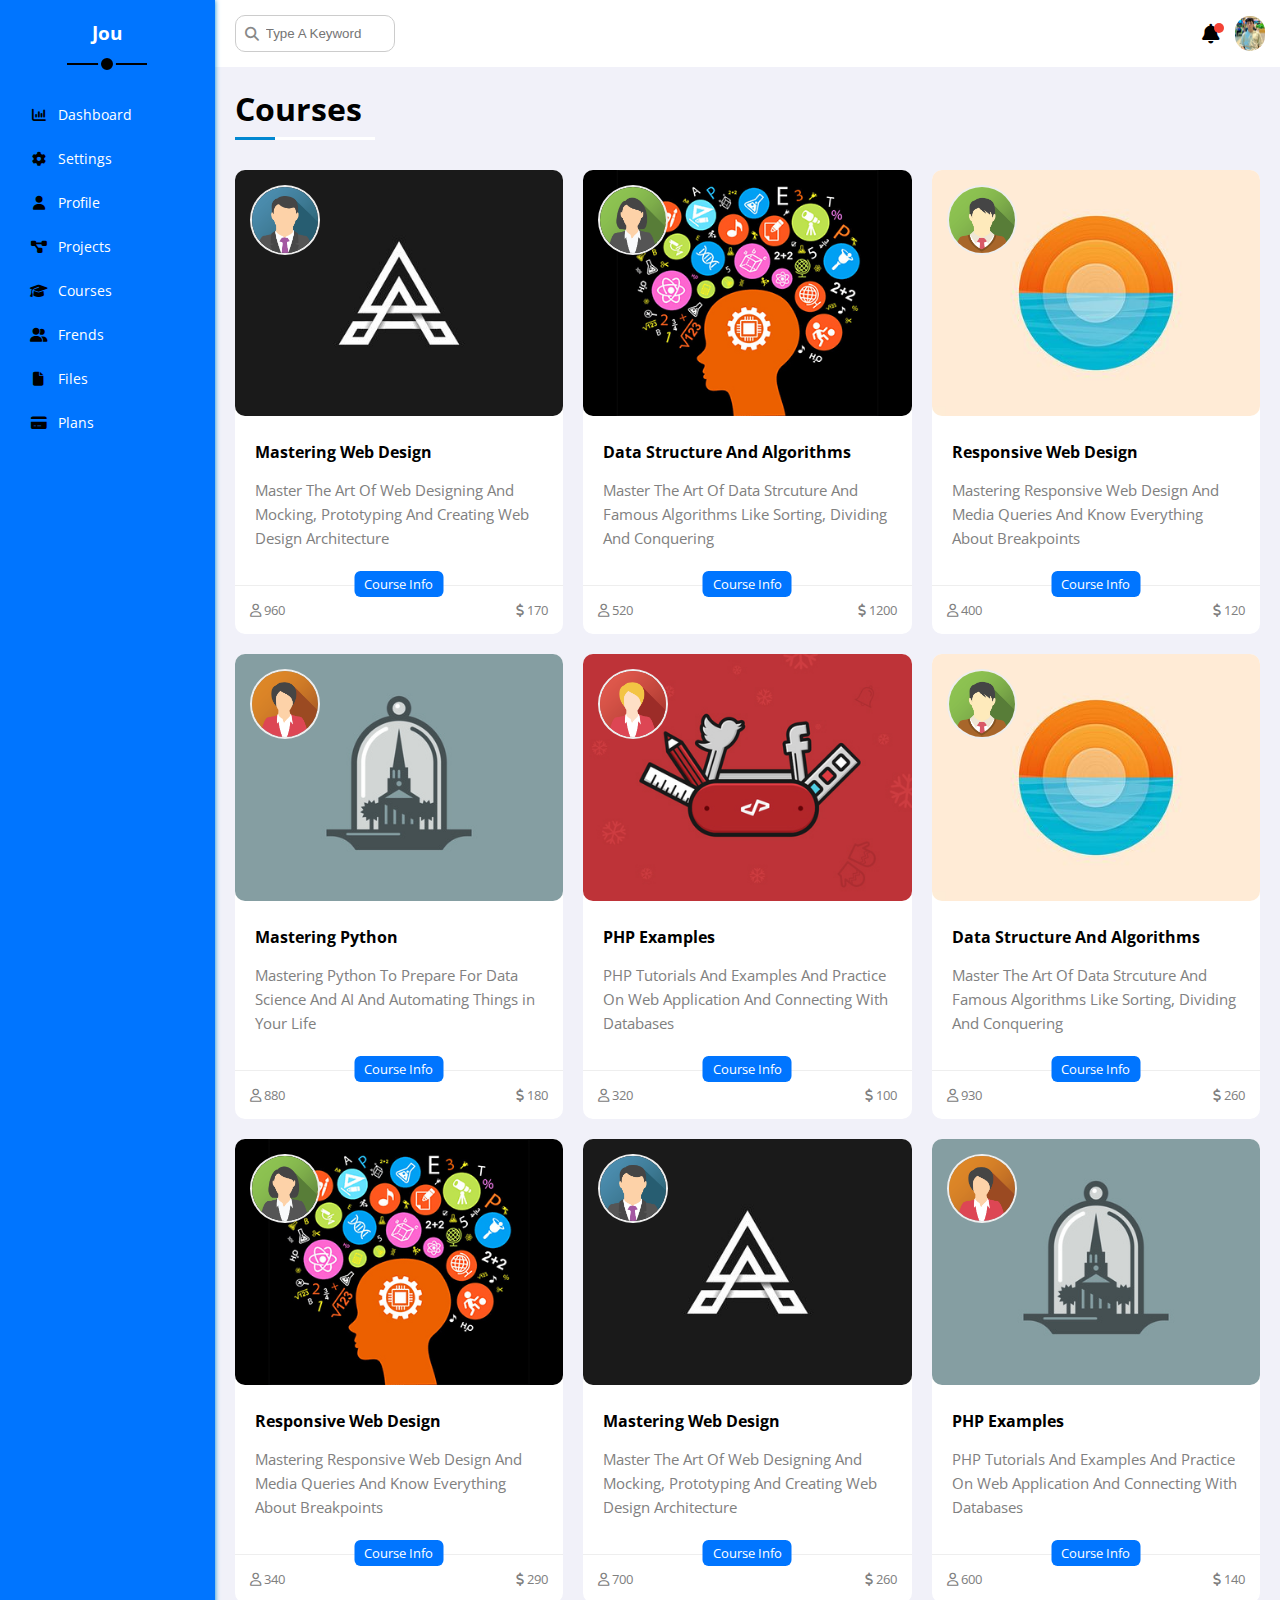
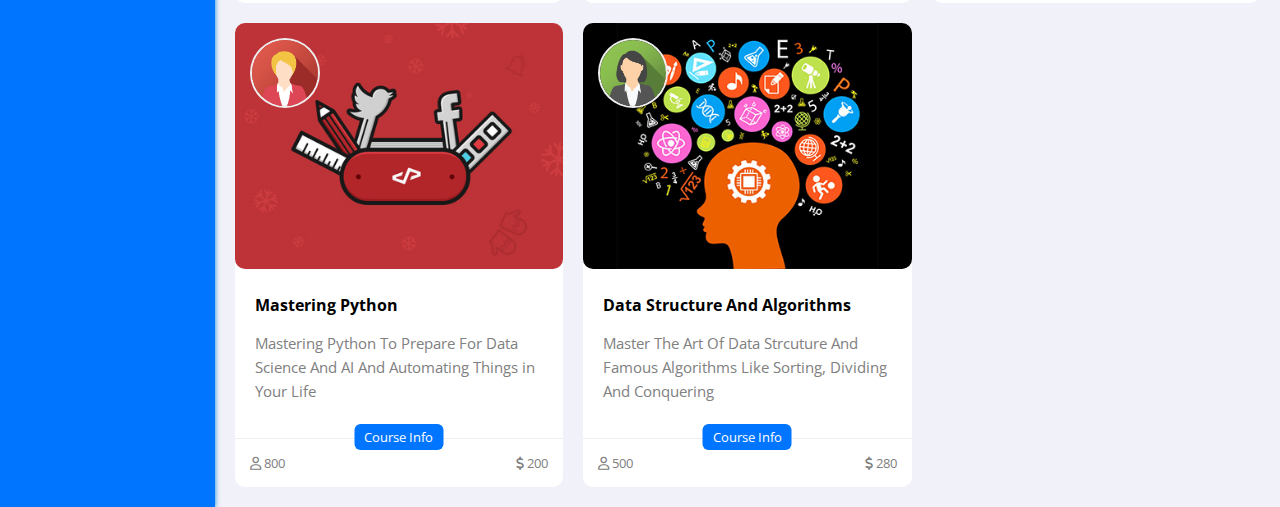
<file: courses.html>
<!DOCTYPE html>
<html lang="en">
<head>
    <meta charset="UTF-8">
    <meta http-equiv="X-UA-Compatible" content="IE=edge">
    <meta name="viewport" content="width=device-width, initial-scale=1.0">
    <title>Courses</title>
    <link rel="shortcut icon"
    href="images/2222.png" 
    type="image/x-icon">
        <!-- Google Fonts -->
        <link rel="preconnect" href="https://fonts.googleapis.com">
        <link rel="preconnect" href="https://fonts.gstatic.com" crossorigin>
        <link href="https://fonts.googleapis.com/css2?family=Open+Sans:ital,wght@0,300;0,400;0,500;0,600;1,300&display=swap" rel="stylesheet">
        <!-- Framework -->
        <link rel="stylesheet" href="css/framework.css">
        <!--Font Awesame Library-->
        <link rel="stylesheet" href="css/all.min.css">
        <!-- Main Tamplate Css File -->
        <link rel="stylesheet" href="css/master.css">
</head>
<body>
    <div class="page d-flex ">
        <div class="sidebar bg-white p-relative p-20">
            <h3 class="p-relative text-c mt-0">Jou</h3>
            <ul>
                <li>
                    <a class="d-flex align-c fs-14 c-black red-6 p-10" href="index.html">
                        <i class="fa-solid fa-chart-column fa-fw"></i>
                        <span class="fs-14">Dashboard</span>
                    </a>
                </li>
                <li>
                    <a class="d-flex align-c fs-14 c-black red-6 p-10" href="settings.html">
                        <i class="fa-solid fa-gear fa-fw"></i>
                        <span class="fs-14">Settings</span>
                    </a>
                </li>
                <li>
                    <a class="d-flex align-c fs-14 c-black red-6 p-10" href="profile.html">
                        <i class="fa-solid fa-user fa-fw"></i>
                        <span class="fs-14">Profile</span>
                    </a>
                </li>
                <li>
                    <a class=" d-flex align-c fs-14 c-black red-6 p-10" href="projects.html">
                        <i class="fa-solid fa-diagram-project fa-fw"></i>
                        <span class="fs-14">Projects</span>
                    </a>
                </li>
                <li>
                    <a class="active d-flex align-c fs-14 c-black red-6 p-10" href="courses.html">
                        <i class="fa-solid fa-graduation-cap fa-fw"></i>
                        <span class="fs-14">Courses</span>
                    </a>
                </li>
                <li>
                    <a class="d-flex align-c fs-14 c-black red-6 p-10" href="frends.html">
                        <i class="fa-solid fa-user-group fa-fw"></i>
                        <span class="fs-14">Frends</span>
                    </a>
                </li>
                <li>
                    <a class="d-flex align-c fs-14 c-black red-6 p-10" href="files.html">
                        <i class="fa-solid fa-file fa-fw"></i>
                        <span class="fs-14">Files</span>
                    </a>
                </li>
                <li>
                    <a class="d-flex align-c fs-14 c-black red-6 p-10" href="plans.html">
                        <i class="fa-solid fa-credit-card fa-fw"></i>
                        <span class="fs-14">Plans</span>
                    </a>
                </li>
            </ul>
        </div>
    <div class="content w-full">
        <!--Start Head-->
        <div class="head bg-white p-15 between-flex">
                <div class="search p-relative">
                    <input class="p-10" type="search" name="" placeholder="Type A Keyword">
                </div>
                <div class="icons d-flex align-c">
                    <span class="p-relative notfi">
                        <i class="fa-solid fa-bell fa-lg"></i>
                    </span>
                    <img src="images/IMG-20220514-WA0047.jpg" alt="">
                </div>
        </div>
        <!--End Head-->
        <!--Start Courses Page-->
        <h1 class="p-relative fw-bold">Courses</h1>
        <div class="courses-page d-grid gap-20 m-20 p-relative">
            <div class="course bg-white p-relative rad-10">
                <div>
                <img class="cover rad-10" src="images/course-01.jpg" alt="">
                <img class="instractor" src="images/team-01.png" alt="">
                </div>
                <div class="p-20">
                <h4 class="m-0 fw-bold">Mastering Web Design</h4>
                <p class=" description mt-15 fs-15 c-gray">Master The Art Of Web Designing And Mocking, Prototyping And Creating Web Design Architecture</p>
                </div>
                <div class="info fs-13 c-gray d-flex s-between p-15">
                <span class="title btn-shape bg-blue fs-13 c-white ">Course Info</span>
                <span>
                <i class="fa-regular fa-user"></i>
                <span>960</span>
                </span>
                <span>
                <i class="fa-solid fa-dollar-sign"></i>
                <span>170</span>
                </span>
                </div>
            </div>
            <div class="course bg-white p-relative rad-10">
                <div>
                <img class="cover rad-10" src="images/course-02.jpg" alt="">
                <img class="instractor" src="images/team-02.png" alt="">
                </div>
                <div class="p-20">
                <h4 class="m-0 fw-bold">Data Structure And Algorithms</h4>
                <p class=" description mt-15 fs-15 c-gray">Master The Art Of Data Strcuture And Famous Algorithms Like Sorting, Dividing And Conquering</p>
                </div>
                <div class="info fs-13 c-gray d-flex s-between p-15">
                <span class="title btn-shape bg-blue fs-13 c-white ">Course Info</span>
                <span>
                <i class="fa-regular fa-user"></i>
                <span>520</span>
                </span>
                <span>
                <i class="fa-solid fa-dollar-sign"></i>
                <span>1200</span>
                </span>
                </div>
            </div>
            <div class="course bg-white p-relative rad-10">
                <div>
                <img class="cover rad-10" src="images/course-03.jpg" alt="">
                <img class="instractor" src="images/team-03.png" alt="">
                </div>
                <div class="p-20">
                <h4 class="m-0 fw-bold">Responsive Web Design</h4>
                <p class=" description mt-15 fs-15 c-gray">Mastering Responsive Web Design And Media Queries And Know Everything About Breakpoints</p>
                </div>
                <div class="info fs-13 c-gray d-flex s-between p-15">
                <span class="title btn-shape bg-blue fs-13 c-white ">Course Info</span>
                <span>
                <i class="fa-regular fa-user"></i>
                <span>400</span>
                </span>
                <span>
                <i class="fa-solid fa-dollar-sign"></i>
                <span>120</span>
                </span>
                </div>
            </div>
            <div class="course bg-white p-relative rad-10">
                <div>
                <img class="cover rad-10" src="images/course-04.jpg" alt="">
                <img class="instractor" src="images/team-04.png" alt="">
                </div>
                <div class="p-20">
                <h4 class="m-0 fw-bold">Mastering Python</h4>
                <p class=" description mt-15 fs-15 c-gray">Mastering Python To Prepare For Data Science And AI And Automating Things in Your Life</p>
                </div>
                <div class="info fs-13 c-gray d-flex s-between p-15">
                <span class="title btn-shape bg-blue fs-13 c-white ">Course Info</span>
                <span>
                <i class="fa-regular fa-user"></i>
                <span>880</span>
                </span>
                <span>
                <i class="fa-solid fa-dollar-sign"></i>
                <span>180</span>
                </span>
                </div>
            </div>
            <div class="course bg-white p-relative rad-10">
                <div>
                <img class="cover rad-10" src="images/course-05.jpg" alt="">
                <img class="instractor" src="images/team-05.png" alt="">
                </div>
                <div class="p-20">
                <h4 class="m-0 fw-bold">PHP Examples</h4>
                <p class=" description mt-15 fs-15 c-gray">PHP Tutorials And Examples And Practice On Web Application And Connecting With Databases</p>
                </div>
                <div class="info fs-13 c-gray d-flex s-between p-15">
                <span class="title btn-shape bg-blue fs-13 c-white ">Course Info</span>
                <span>
                <i class="fa-regular fa-user"></i>
                <span>320</span>
                </span>
                <span>
                <i class="fa-solid fa-dollar-sign"></i>
                <span>100</span>
                </span>
                </div>
            </div>
            <div class="course bg-white p-relative rad-10">
                <div>
                <img class="cover rad-10" src="images/course-03.jpg" alt="">
                <img class="instractor" src="images/team-03.png" alt="">
                </div>
                <div class="p-20">
                <h4 class="m-0 fw-bold">Data Structure And Algorithms</h4>
                <p class=" description mt-15 fs-15 c-gray">Master The Art Of Data Strcuture And Famous Algorithms Like Sorting, Dividing And Conquering</p>
                </div>
                <div class="info fs-13 c-gray d-flex s-between p-15">
                <span class="title btn-shape bg-blue fs-13 c-white ">Course Info</span>
                <span>
                <i class="fa-regular fa-user"></i>
                <span>930</span>
                </span>
                <span>
                <i class="fa-solid fa-dollar-sign"></i>
                <span>260</span>
                </span>
                </div>
            </div>
            <div class="course bg-white p-relative rad-10">
                <div>
                <img class="cover rad-10" src="images/course-02.jpg" alt="">
                <img class="instractor" src="images/team-02.png" alt="">
                </div>
                <div class="p-20">
                <h4 class="m-0 fw-bold">Responsive Web Design</h4>
                <p class=" description mt-15 fs-15 c-gray">Mastering Responsive Web Design And Media Queries And Know Everything About Breakpoints</p>
                </div>
                <div class="info fs-13 c-gray d-flex s-between p-15">
                <span class="title btn-shape bg-blue fs-13 c-white ">Course Info</span>
                <span>
                <i class="fa-regular fa-user"></i>
                <span>340</span>
                </span>
                <span>
                <i class="fa-solid fa-dollar-sign"></i>
                <span>290</span>
                </span>
                </div>
            </div>
            <div class="course bg-white p-relative rad-10">
                <div>
                <img class="cover rad-10" src="images/course-01.jpg" alt="">
                <img class="instractor" src="images/team-01.png" alt="">
                </div>
                <div class="p-20">
                <h4 class="m-0 fw-bold">Mastering Web Design</h4>
                <p class=" description mt-15 fs-15 c-gray">Master The Art Of Web Designing And Mocking, Prototyping And Creating Web Design Architecture</p>
                </div>
                <div class="info fs-13 c-gray d-flex s-between p-15">
                <span class="title btn-shape bg-blue fs-13 c-white ">Course Info</span>
                <span>
                <i class="fa-regular fa-user"></i>
                <span>700</span>
                </span>
                <span>
                <i class="fa-solid fa-dollar-sign"></i>
                <span>260</span>
                </span>
                </div>
            </div>
            <div class="course bg-white p-relative rad-10">
                <div>
                <img class="cover rad-10" src="images/course-04.jpg" alt="">
                <img class="instractor" src="images/team-04.png" alt="">
                </div>
                <div class="p-20">
                <h4 class="m-0 fw-bold">PHP Examples</h4>
                <p class=" description mt-15 fs-15 c-gray">PHP Tutorials And Examples And Practice On Web Application And Connecting With Databases</p>
                </div>
                <div class="info fs-13 c-gray d-flex s-between p-15">
                <span class="title btn-shape bg-blue fs-13 c-white ">Course Info</span>
                <span>
                <i class="fa-regular fa-user"></i>
                <span>600</span>
                </span>
                <span>
                <i class="fa-solid fa-dollar-sign"></i>
                <span>140</span>
                </span>
                </div>
            </div>
            <div class="course bg-white p-relative rad-10">
                <div>
                <img class="cover rad-10" src="images/course-05.jpg" alt="">
                <img class="instractor" src="images/team-05.png" alt="">
                </div>
                <div class="p-20">
                <h4 class="m-0 fw-bold">Mastering Python</h4>
                <p class=" description mt-15 fs-15 c-gray">Mastering Python To Prepare For Data Science And AI And Automating Things in Your Life</p>
                </div>
                <div class="info fs-13 c-gray d-flex s-between p-15">
                <span class="title btn-shape bg-blue fs-13 c-white ">Course Info</span>
                <span>
                <i class="fa-regular fa-user"></i>
                <span>800</span>
                </span>
                <span>
                <i class="fa-solid fa-dollar-sign"></i>
                <span>200</span>
                </span>
                </div>
            </div>
            <div class="course bg-white p-relative rad-10">
                <div>
                <img class="cover rad-10" src="images/course-02.jpg" alt="">
                <img class="instractor" src="images/team-02.png" alt="">
                </div>
                <div class="p-20">
                <h4 class="m-0 fw-bold">Data Structure And Algorithms</h4>
                <p class=" description mt-15 fs-15 c-gray">Master The Art Of Data Strcuture And Famous Algorithms Like Sorting, Dividing And Conquering</p>
                </div>
                <div class="info fs-13 c-gray d-flex s-between p-15">
                <span class="title btn-shape bg-blue fs-13 c-white ">Course Info</span>
                <span>
                <i class="fa-regular fa-user"></i>
                <span>500</span>
                </span>
                <span>
                <i class="fa-solid fa-dollar-sign"></i>
                <span>280</span>
                </span>
                </div>
            </div>
        </div>
        <!--End Courses Page-->
    </div>
</div>
</body>
</html>
</file>
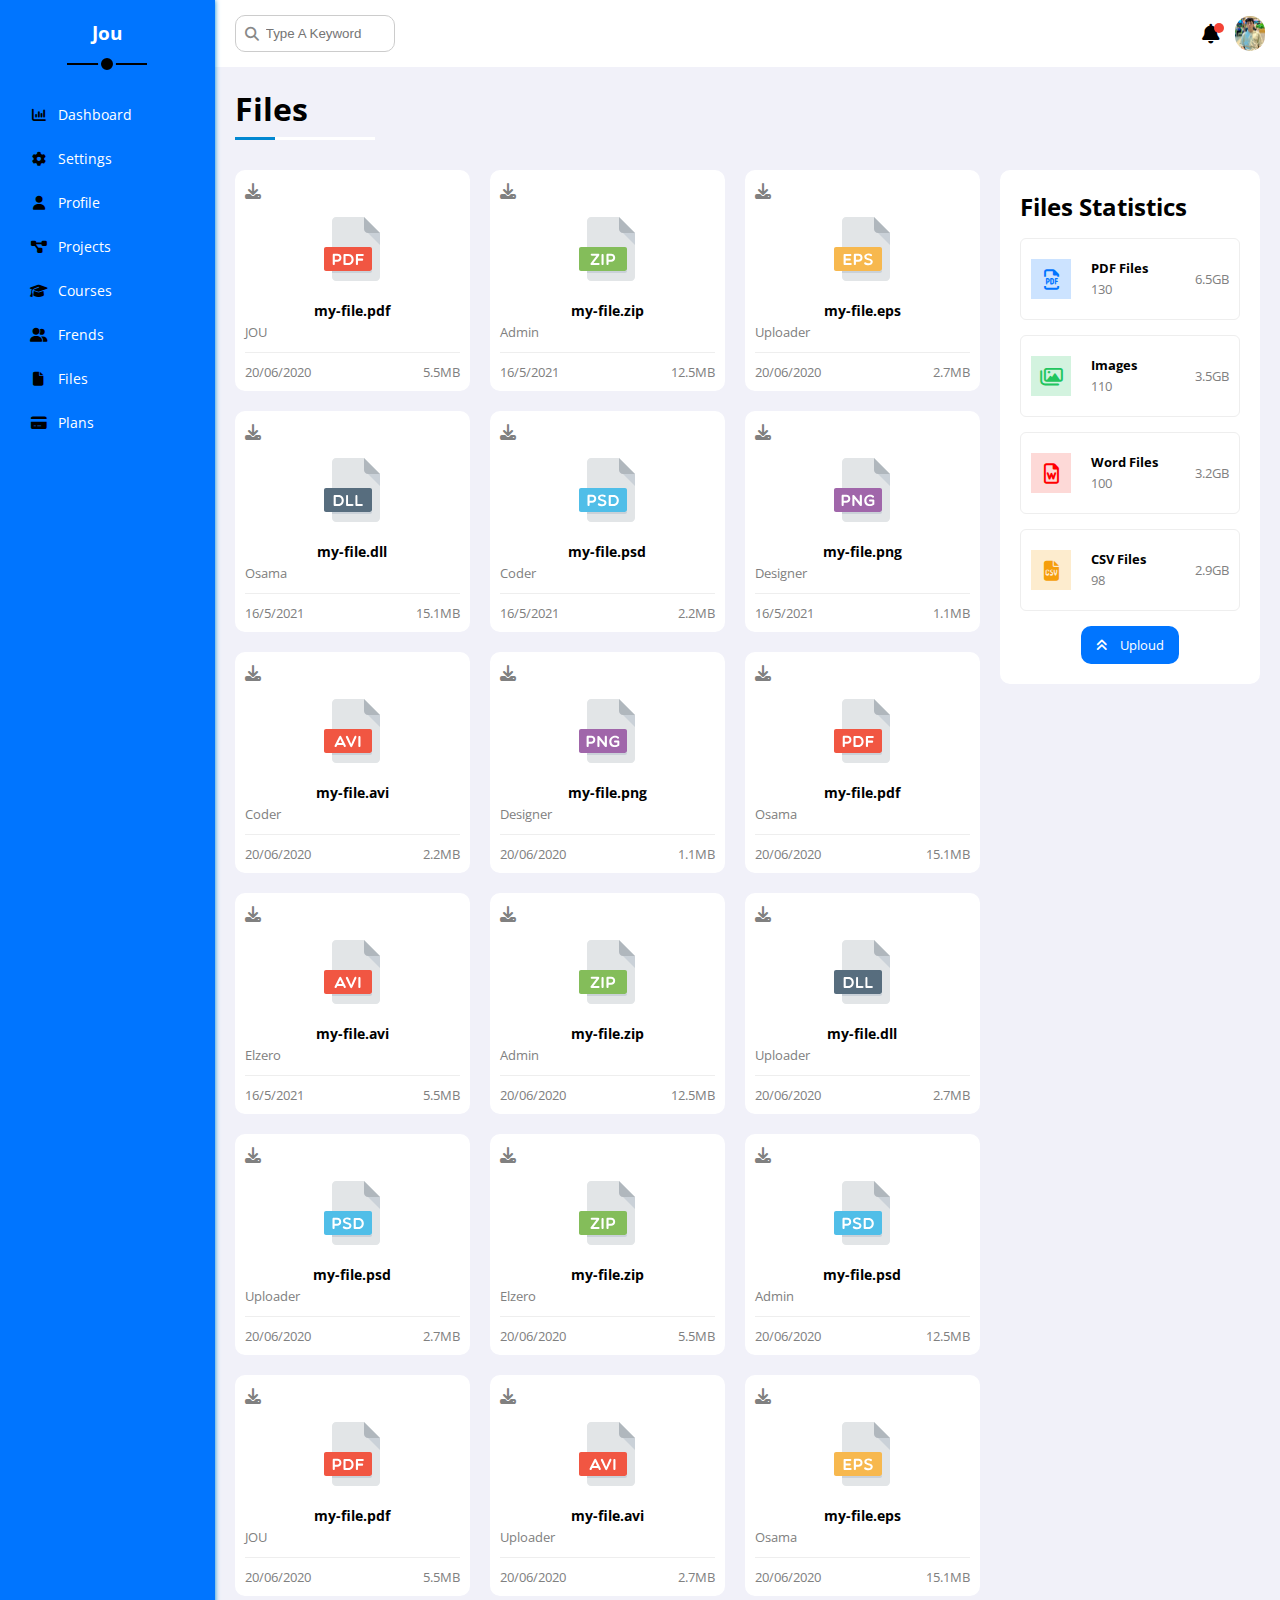
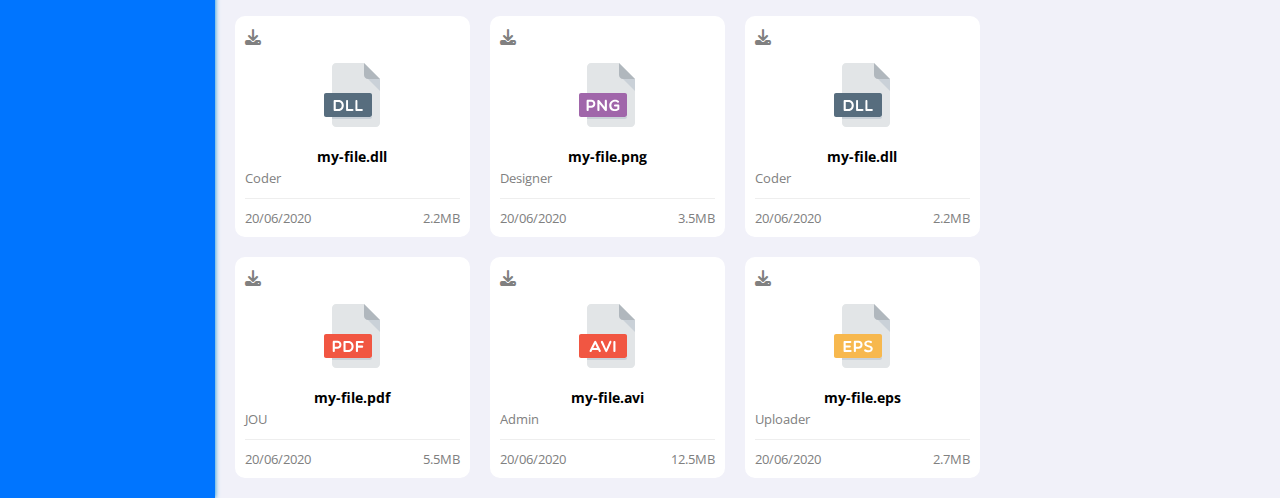
<file: files.html>
<!DOCTYPE html>
<html lang="en">
<head>
    <meta charset="UTF-8">
    <meta http-equiv="X-UA-Compatible" content="IE=edge">
    <meta name="viewport" content="width=device-width, initial-scale=1.0">
    <title>Files</title>
    <link rel="shortcut icon"
    href="images/2222.png" 
    type="image/x-icon">
        <!-- Google Fonts -->
        <link rel="preconnect" href="https://fonts.googleapis.com">
        <link rel="preconnect" href="https://fonts.gstatic.com" crossorigin>
        <link href="https://fonts.googleapis.com/css2?family=Open+Sans:ital,wght@0,300;0,400;0,500;0,600;1,300&display=swap" rel="stylesheet">
        <!-- Framework -->
        <link rel="stylesheet" href="css/framework.css">
        <!--Font Awesame Library-->
        <link rel="stylesheet" href="css/all.min.css">
        <!-- Main Tamplate Css File -->
        <link rel="stylesheet" href="css/master.css">
</head>
<body>
    <div class="page d-flex ">
        <div class="sidebar bg-white p-relative p-20">
            <h3 class="p-relative text-c mt-0">Jou</h3>
            <ul>
                <li>
                    <a class="d-flex align-c fs-14 c-black red-6 p-10" href="index.html">
                        <i class="fa-solid fa-chart-column fa-fw"></i>
                        <span class="fs-14">Dashboard</span>
                    </a>
                </li>
                <li>
                    <a class="d-flex align-c fs-14 c-black red-6 p-10" href="settings.html">
                        <i class="fa-solid fa-gear fa-fw"></i>
                        <span class="fs-14">Settings</span>
                    </a>
                </li>
                <li>
                    <a class="d-flex align-c fs-14 c-black red-6 p-10" href="profile.html">
                        <i class="fa-solid fa-user fa-fw"></i>
                        <span class="fs-14">Profile</span>
                    </a>
                </li>
                <li>
                    <a class="d-flex align-c fs-14 c-black red-6 p-10" href="projects.html">
                        <i class="fa-solid fa-diagram-project fa-fw"></i>
                        <span class="fs-14">Projects</span>
                    </a>
                </li>
                <li>
                    <a class="d-flex align-c fs-14 c-black red-6 p-10" href="courses.html">
                        <i class="fa-solid fa-graduation-cap fa-fw"></i>
                        <span class="fs-14">Courses</span>
                    </a>
                </li>
                <li>
                    <a class="d-flex align-c fs-14 c-black red-6 p-10" href="frends.html">
                        <i class="fa-solid fa-user-group fa-fw"></i>
                        <span class="fs-14">Frends</span>
                    </a>
                </li>
                <li>
                    <a class=" active d-flex align-c fs-14 c-black red-6 p-10" href="files.html">
                        <i class="fa-solid fa-file fa-fw"></i>
                        <span class="fs-14">Files</span>
                    </a>
                </li>
                <li>
                    <a class="d-flex align-c fs-14 c-black red-6 p-10" href="plans.html">
                        <i class="fa-solid fa-credit-card fa-fw"></i>
                        <span class="fs-14">Plans</span>
                    </a>
                </li>
            </ul>
        </div>
    <div class="content w-full">
        <!--Start Head-->
        <div class="head bg-white p-15 between-flex">
                <div class="search p-relative">
                    <input class="p-10" type="search" name="" placeholder="Type A Keyword">
                </div>
                <div class="icons d-flex align-c">
                    <span class="p-relative notfi">
                        <i class="fa-solid fa-bell fa-lg"></i>
                    </span>
                    <img src="images/IMG-20220514-WA0047.jpg" alt="">
                </div>
        </div>
        <!--End Head-->
        <!--Start Files-->
        <h1 class="p-relative fw-bold">Files</h1>
        <div class="files-page d-flex gap-20 m-20">
            <div class="file-status bg-white rad-10 p-20">
                <h2 class="m-0 d-block mb-15 ">Files Statistics</h2>
                <div class="d-flex align-c b-eee mb-15 p-10 rad-6">
                    <i class="fa-regular fa-file-pdf fa-lg blue c-blue icon"></i>
                    <div class="info m-0 p-10 pl-10">
                        <p class="fs-13 fw-bold m-0">PDF Files</p>
                        <span class="fs-13 c-gray">130</span>
                    </div>
                    <div class="size fs-13 c-gray">6.5GB</div>
                </div>
                <div class="d-flex align-c b-eee mb-15 p-10 rad-6">
                    <i class="fa-regular fa-images fa-lg green c-green icon center-flex"></i>
                    <div class="info m-0 p-10 pl-10">
                        <p class="fs-13 fw-bold m-0">Images</p>
                        <span class="fs-13 c-gray">110</span>
                    </div>
                    <div class="size fs-13 c-gray">3.5GB</div>
                </div>
                <div class="d-flex align-c b-eee mb-15 rad-6 p-10">
                    <i class="fa-regular fa-file-word fa-lg red c-red icon"></i>
                    <div class="info m-0 p-10 pl-10">
                        <p class="fs-13 fw-bold m-0">Word Files</p>
                        <span class="fs-13 c-gray">100</span>
                    </div>
                    <div class="size fs-13 c-gray">3.2GB</div>
                </div>
                <div class="d-flex align-c b-eee mb-15 p-10 rad-6">
                    <i class="fa-solid fa-file-csv fa-lg orange c-orange icon"></i>
                    <div class="info m-0 p-10 pl-10">
                        <p class="fs-13 fw-bold m-0">CSV Files</p>
                        <span class="fs-13 c-gray">98</span>
                    </div>
                    <div class="size fs-13 c-gray">2.9GB</div>
                </div>
                <a class="uploud d-block text-c bg-blue c-white w-fit rad-10 fs-13" href="#">
                    <i class="fa-solid fa-angles-up mr-10"></i>    
                    Uploud
                </a>
            </div>
            <div class="file-content d-grid gap-20">
                <div class="file bg-white p-10 rad-10">
                    <i class="fa-solid fa-download c-gray p-absolute"></i>
                    <div class="icon text-c">
                        <img class="mt-15 mb-15" src="images/pdf.svg" alt="">
                        <p class="m-0 p-0 fs-14 fw-bold">my-file.pdf</p>
                    </div>
                    <span class="fs-13 c-gray">JOU</span>
                    <div class="info d-flex s-between pt-10 mt-10 fs-13 c-gray">
                        <span>20/06/2020</span>
                        <span>5.5MB</span>
                    </div>
                </div>
                <div class="file bg-white p-10 rad-10">
                    <i class="fa-solid fa-download c-gray p-absolute"></i>
                    <div class="icon text-c">
                        <img class="mt-15 mb-15" src="images/zip.svg" alt="">
                        <p class="m-0 p-0 fs-14 fw-bold">my-file.zip</p>
                    </div>
                    <span class="fs-13 c-gray">Admin</span>
                    <div class="info d-flex s-between pt-10 mt-10 fs-13 c-gray">
                        <span>16/5/2021</span>
                        <span>12.5MB</span>
                    </div>
                </div>
                <div class="file bg-white p-10 rad-10">
                    <i class="fa-solid fa-download c-gray p-absolute"></i>
                    <div class="icon text-c">
                        <img class="mt-15 mb-15" src="images/eps.svg" alt="">
                        <p class="m-0 p-0 fs-14 fw-bold">my-file.eps</p>
                    </div>
                    <span class="fs-13 c-gray">Uploader</span>
                    <div class="info d-flex s-between pt-10 mt-10 fs-13 c-gray">
                        <span>20/06/2020</span>
                        <span>2.7MB</span>
                    </div>
                </div>
                <div class="file bg-white p-10 rad-10">
                    <i class="fa-solid fa-download c-gray p-absolute"></i>
                    <div class="icon text-c">
                        <img class="mt-15 mb-15" src="images/dll.svg" alt="">
                        <p class="m-0 p-0 fs-14 fw-bold">my-file.dll</p>
                    </div>
                    <span class="fs-13 c-gray">Osama</span>
                    <div class="info d-flex s-between pt-10 mt-10 fs-13 c-gray">
                        <span>16/5/2021</span>
                        <span>15.1MB</span>
                    </div>
                </div>
                <div class="file bg-white p-10 rad-10">
                    <i class="fa-solid fa-download c-gray p-absolute"></i>
                    <div class="icon text-c">
                        <img class="mt-15 mb-15" src="images/psd.svg" alt="">
                        <p class="m-0 p-0 fs-14 fw-bold">my-file.psd</p>
                    </div>
                    <span class="fs-13 c-gray">Coder</span>
                    <div class="info d-flex s-between pt-10 mt-10 fs-13 c-gray">
                        <span>16/5/2021</span>
                        <span>2.2MB</span>
                    </div>
                </div>
                <div class="file bg-white p-10 rad-10">
                    <i class="fa-solid fa-download c-gray p-absolute"></i>
                    <div class="icon text-c">
                        <img class="mt-15 mb-15" src="images/png.svg" alt="">
                        <p class="m-0 p-0 fs-14 fw-bold">my-file.png</p>
                    </div>
                    <span class="fs-13 c-gray">Designer</span>
                    <div class="info d-flex s-between pt-10 mt-10 fs-13 c-gray">
                        <span>16/5/2021</span>
                        <span>1.1MB</span>
                    </div>
                </div>
                <div class="file bg-white p-10 rad-10">
                    <i class="fa-solid fa-download c-gray p-absolute"></i>
                    <div class="icon text-c">
                        <img class="mt-15 mb-15" src="images/avi.svg" alt="">
                        <p class="m-0 p-0 fs-14 fw-bold">my-file.avi</p>
                    </div>
                    <span class="fs-13 c-gray">Coder</span>
                    <div class="info d-flex s-between pt-10 mt-10 fs-13 c-gray">
                        <span>20/06/2020</span>
                        <span>2.2MB</span>
                    </div>
                </div>
                <div class="file bg-white p-10 rad-10">
                    <i class="fa-solid fa-download c-gray p-absolute"></i>
                    <div class="icon text-c">
                        <img class="mt-15 mb-15" src="images/png.svg" alt="">
                        <p class="m-0 p-0 fs-14 fw-bold">my-file.png</p>
                    </div>
                    <span class="fs-13 c-gray">Designer</span>
                    <div class="info d-flex s-between pt-10 mt-10 fs-13 c-gray">
                        <span>20/06/2020</span>
                        <span>1.1MB</span>
                    </div>
                </div>
                <div class="file bg-white p-10 rad-10">
                    <i class="fa-solid fa-download c-gray p-absolute"></i>
                    <div class="icon text-c">
                        <img class="mt-15 mb-15" src="images/pdf.svg" alt="">
                        <p class="m-0 p-0 fs-14 fw-bold">my-file.pdf</p>
                    </div>
                    <span class="fs-13 c-gray">Osama</span>
                    <div class="info d-flex s-between pt-10 mt-10 fs-13 c-gray">
                        <span>20/06/2020</span>
                        <span>15.1MB</span>
                    </div>
                </div>
                <div class="file bg-white p-10 rad-10">
                    <i class="fa-solid fa-download c-gray p-absolute"></i>
                    <div class="icon text-c">
                        <img class="mt-15 mb-15" src="images/avi.svg" alt="">
                        <p class="m-0 p-0 fs-14 fw-bold">my-file.avi</p>
                    </div>
                    <span class="fs-13 c-gray">Elzero</span>
                    <div class="info d-flex s-between pt-10 mt-10 fs-13 c-gray">
                        <span>16/5/2021</span>
                        <span>5.5MB</span>
                    </div>
                </div>
                <div class="file bg-white p-10 rad-10">
                    <i class="fa-solid fa-download c-gray p-absolute"></i>
                    <div class="icon text-c">
                        <img class="mt-15 mb-15" src="images/zip.svg" alt="">
                        <p class="m-0 p-0 fs-14 fw-bold">my-file.zip</p>
                    </div>
                    <span class="fs-13 c-gray">Admin</span>
                    <div class="info d-flex s-between pt-10 mt-10 fs-13 c-gray">
                        <span>20/06/2020</span>
                        <span>12.5MB</span>
                    </div>
                </div>
                <div class="file bg-white p-10 rad-10">
                    <i class="fa-solid fa-download c-gray p-absolute"></i>
                    <div class="icon text-c">
                        <img class="mt-15 mb-15" src="images/dll.svg" alt="">
                        <p class="m-0 p-0 fs-14 fw-bold">my-file.dll</p>
                    </div>
                    <span class="fs-13 c-gray">Uploader</span>
                    <div class="info d-flex s-between pt-10 mt-10 fs-13 c-gray">
                        <span>20/06/2020</span>
                        <span>2.7MB</span>
                    </div>
                </div>
                <div class="file bg-white p-10 rad-10">
                    <i class="fa-solid fa-download c-gray p-absolute"></i>
                    <div class="icon text-c">
                        <img class="mt-15 mb-15" src="images/psd.svg" alt="">
                        <p class="m-0 p-0 fs-14 fw-bold">my-file.psd</p>
                    </div>
                    <span class="fs-13 c-gray">Uploader</span>
                    <div class="info d-flex s-between pt-10 mt-10 fs-13 c-gray">
                        <span>20/06/2020</span>
                        <span>2.7MB</span>
                    </div>
                </div>
                <div class="file bg-white p-10 rad-10">
                    <i class="fa-solid fa-download c-gray p-absolute"></i>
                    <div class="icon text-c">
                        <img class="mt-15 mb-15" src="images/zip.svg" alt="">
                        <p class="m-0 p-0 fs-14 fw-bold">my-file.zip</p>
                    </div>
                    <span class="fs-13 c-gray">Elzero</span>
                    <div class="info d-flex s-between pt-10 mt-10 fs-13 c-gray">
                        <span>20/06/2020</span>
                        <span>5.5MB</span>
                    </div>
                </div>
                <div class="file bg-white p-10 rad-10">
                    <i class="fa-solid fa-download c-gray p-absolute"></i>
                    <div class="icon text-c">
                        <img class="mt-15 mb-15" src="images/psd.svg" alt="">
                        <p class="m-0 p-0 fs-14 fw-bold">my-file.psd</p>
                    </div>
                    <span class="fs-13 c-gray">Admin</span>
                    <div class="info d-flex s-between pt-10 mt-10 fs-13 c-gray">
                        <span>20/06/2020</span>
                        <span>12.5MB</span>
                    </div>
                </div>
                <div class="file bg-white p-10 rad-10">
                    <i class="fa-solid fa-download c-gray p-absolute"></i>
                    <div class="icon text-c">
                        <img class="mt-15 mb-15" src="images/pdf.svg" alt="">
                        <p class="m-0 p-0 fs-14 fw-bold">my-file.pdf</p>
                    </div>
                    <span class="fs-13 c-gray">JOU</span>
                    <div class="info d-flex s-between pt-10 mt-10 fs-13 c-gray">
                        <span>20/06/2020</span>
                        <span>5.5MB</span>
                    </div>
                </div>
                <div class="file bg-white p-10 rad-10">
                    <i class="fa-solid fa-download c-gray p-absolute"></i>
                    <div class="icon text-c">
                        <img class="mt-15 mb-15" src="images/avi.svg" alt="">
                        <p class="m-0 p-0 fs-14 fw-bold">my-file.avi</p>
                    </div>
                    <span class="fs-13 c-gray">Uploader</span>
                    <div class="info d-flex s-between pt-10 mt-10 fs-13 c-gray">
                        <span>20/06/2020</span>
                        <span>2.7MB</span>
                    </div>
                </div>
                <div class="file bg-white p-10 rad-10">
                    <i class="fa-solid fa-download c-gray p-absolute"></i>
                    <div class="icon text-c">
                        <img class="mt-15 mb-15" src="images/eps.svg" alt="">
                        <p class="m-0 p-0 fs-14 fw-bold">my-file.eps</p>
                    </div>
                    <span class="fs-13 c-gray">Osama</span>
                    <div class="info d-flex s-between pt-10 mt-10 fs-13 c-gray">
                        <span>20/06/2020</span>
                        <span>15.1MB</span>
                    </div>
                </div>
                <div class="file bg-white p-10 rad-10">
                    <i class="fa-solid fa-download c-gray p-absolute"></i>
                    <div class="icon text-c">
                        <img class="mt-15 mb-15" src="images/dll.svg" alt="">
                        <p class="m-0 p-0 fs-14 fw-bold">my-file.dll</p>
                    </div>
                    <span class="fs-13 c-gray">Coder</span>
                    <div class="info d-flex s-between pt-10 mt-10 fs-13 c-gray">
                        <span>20/06/2020</span>
                        <span>2.2MB</span>
                    </div>
                </div>
                <div class="file bg-white p-10 rad-10">
                    <i class="fa-solid fa-download c-gray p-absolute"></i>
                    <div class="icon text-c">
                        <img class="mt-15 mb-15" src="images/png.svg" alt="">
                        <p class="m-0 p-0 fs-14 fw-bold">my-file.png</p>
                    </div>
                    <span class="fs-13 c-gray">Designer</span>
                    <div class="info d-flex s-between pt-10 mt-10 fs-13 c-gray">
                        <span>20/06/2020</span>
                        <span>3.5MB</span>
                    </div>
                </div>
                <div class="file bg-white p-10 rad-10">
                    <i class="fa-solid fa-download c-gray p-absolute"></i>
                    <div class="icon text-c">
                        <img class="mt-15 mb-15" src="images/dll.svg" alt="">
                        <p class="m-0 p-0 fs-14 fw-bold">my-file.dll</p>
                    </div>
                    <span class="fs-13 c-gray">Coder</span>
                    <div class="info d-flex s-between pt-10 mt-10 fs-13 c-gray">
                        <span>20/06/2020</span>
                        <span>2.2MB</span>
                    </div>
                </div>
                <div class="file bg-white p-10 rad-10">
                    <i class="fa-solid fa-download c-gray p-absolute"></i>
                    <div class="icon text-c">
                        <img class="mt-15 mb-15" src="images/pdf.svg" alt="">
                        <p class="m-0 p-0 fs-14 fw-bold">my-file.pdf</p>
                    </div>
                    <span class="fs-13 c-gray">JOU</span>
                    <div class="info d-flex s-between pt-10 mt-10 fs-13 c-gray">
                        <span>20/06/2020</span>
                        <span>5.5MB</span>
                    </div>
                </div>
                <div class="file bg-white p-10 rad-10">
                    <i class="fa-solid fa-download c-gray p-absolute"></i>
                    <div class="icon text-c">
                        <img class="mt-15 mb-15" src="images/avi.svg" alt="">
                        <p class="m-0 p-0 fs-14 fw-bold">my-file.avi</p>
                    </div>
                    <span class="fs-13 c-gray">Admin</span>
                    <div class="info d-flex s-between pt-10 mt-10 fs-13 c-gray">
                        <span>20/06/2020</span>
                        <span>12.5MB</span>
                    </div>
                </div>
                <div class="file bg-white p-10 rad-10">
                    <i class="fa-solid fa-download c-gray p-absolute"></i>
                    <div class="icon text-c">
                        <img class="mt-15 mb-15" src="images/eps.svg" alt="">
                        <p class="m-0 p-0 fs-14 fw-bold">my-file.eps</p>
                    </div>
                    <span class="fs-13 c-gray">Uploader</span>
                    <div class="info d-flex s-between pt-10 mt-10 fs-13 c-gray">
                        <span>20/06/2020</span>
                        <span>2.7MB</span>
                    </div>
                </div>
            </div>
        </div>
        <!--End Files-->
    </div>
</div>
</body>
</html>
</file>
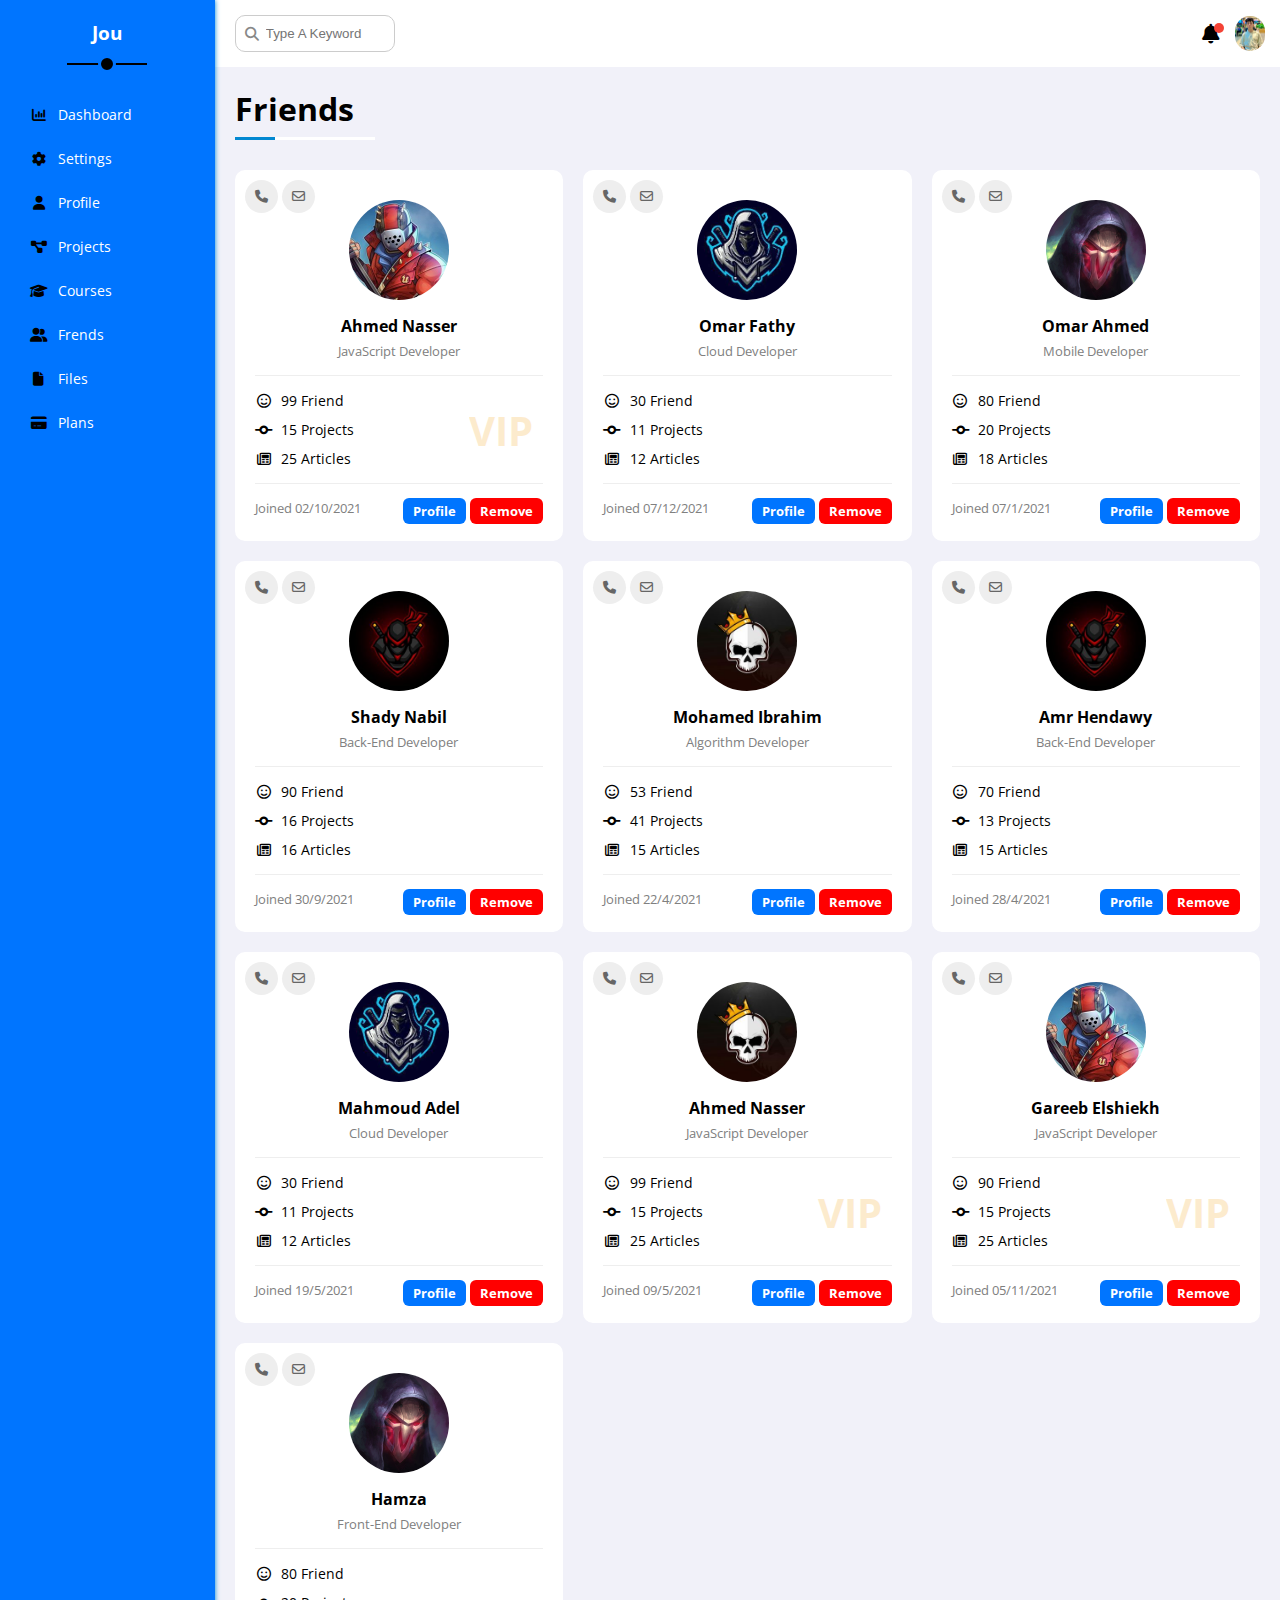
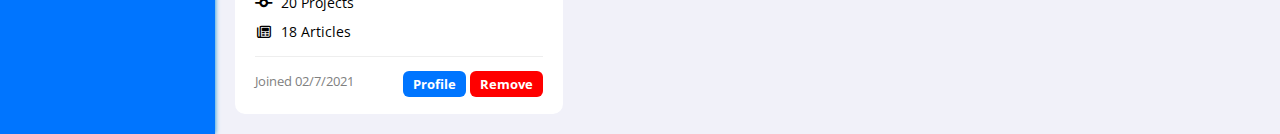
<file: frends.html>
<!DOCTYPE html>
<html lang="en">
<head>
    <meta charset="UTF-8">
    <meta http-equiv="X-UA-Compatible" content="IE=edge">
    <meta name="viewport" content="width=device-width, initial-scale=1.0">
    <title>Freinds</title>
    <link rel="shortcut icon"
    href="images/2222.png" 
    type="image/x-icon">
        <!-- Google Fonts -->
        <link rel="preconnect" href="https://fonts.googleapis.com">
        <link rel="preconnect" href="https://fonts.gstatic.com" crossorigin>
        <link href="https://fonts.googleapis.com/css2?family=Open+Sans:ital,wght@0,300;0,400;0,500;0,600;1,300&display=swap" rel="stylesheet">
        <!-- Framework -->
        <link rel="stylesheet" href="css/framework.css">
        <!--Font Awesame Library-->
        <link rel="stylesheet" href="css/all.min.css">
        <!-- Main Tamplate Css File -->
        <link rel="stylesheet" href="css/master.css">
</head>
<body>
    <div class="page d-flex ">
        <div class="sidebar bg-white p-relative p-20">
            <h3 class="p-relative text-c mt-0">Jou</h3>
            <ul>
                <li>
                    <a class="d-flex align-c fs-14 c-black red-6 p-10" href="index.html">
                        <i class="fa-solid fa-chart-column fa-fw"></i>
                        <span class="fs-14">Dashboard</span>
                    </a>
                </li>
                <li>
                    <a class="d-flex align-c fs-14 c-black red-6 p-10" href="settings.html">
                        <i class="fa-solid fa-gear fa-fw"></i>
                        <span class="fs-14">Settings</span>
                    </a>
                </li>
                <li>
                    <a class="d-flex align-c fs-14 c-black red-6 p-10" href="profile.html">
                        <i class="fa-solid fa-user fa-fw"></i>
                        <span class="fs-14">Profile</span>
                    </a>
                </li>
                <li>
                    <a class="d-flex align-c fs-14 c-black red-6 p-10" href="projects.html">
                        <i class="fa-solid fa-diagram-project fa-fw"></i>
                        <span class="fs-14">Projects</span>
                    </a>
                </li>
                <li>
                    <a class="d-flex align-c fs-14 c-black red-6 p-10" href="courses.html">
                        <i class="fa-solid fa-graduation-cap fa-fw"></i>
                        <span class="fs-14">Courses</span>
                    </a>
                </li>
                <li>
                    <a class="active d-flex align-c fs-14 c-black red-6 p-10" href="frends.html">
                        <i class="fa-solid fa-user-group fa-fw"></i>
                        <span class="fs-14">Frends</span>
                    </a>
                </li>
                <li>
                    <a class="d-flex align-c fs-14 c-black red-6 p-10" href="files.html">
                        <i class="fa-solid fa-file fa-fw"></i>
                        <span class="fs-14">Files</span>
                    </a>
                </li>
                <li>
                    <a class="d-flex align-c fs-14 c-black red-6 p-10" href="plans.html">
                        <i class="fa-solid fa-credit-card fa-fw"></i>
                        <span class="fs-14">Plans</span>
                    </a>
                </li>
            </ul>
        </div>
    <div class="content w-full">
        <!--Start Head-->
        <div class="head bg-white p-15 between-flex">
                <div class="search p-relative">
                    <input class="p-10" type="search" name="" placeholder="Type A Keyword">
                </div>
                <div class="icons d-flex align-c">
                    <span class="p-relative notfi">
                        <i class="fa-solid fa-bell fa-lg"></i>
                    </span>
                    <img src="images/IMG-20220514-WA0047.jpg" alt="">
                </div>
        </div>
        <!--End Head-->
        <!--Start Friends-->
        <h1 class="p-relative fw-bold">Friends</h1>
        <div class="friends-page m-20 d-grid gap-20">
            <div class="friend p-relative p-20 bg-white rad-10">
                <div class="contact">
                    <i class="fa-solid fa-phone"></i>
                    <i class="fa-regular fa-envelope"></i>
                </div>
                <div class="text text-c">
                    <img class="w-100 h-100 rad-half m-0 mb-10 mt-10" src="images/friend-01.jpg" alt="">
                    <h4 class="m-0 fw-bold">Ahmed Nasser</h4>
                    <p class="m-0 c-gray fs-13 mt-5">JavaScript Developer</p>
                </div>
                <div class="icons fs-14 p-relative">
                    <div class="mb-10">
                        <i class="fa-regular fa-face-smile fa-fw"></i>
                        <span>99 Friend</span>
                    </div>
                    <div class="mb-10">
                        <i class="fa-solid fa-code-commit fa-fw"></i>
                        <span>15 Projects</span>
                    </div>
                    <div>
                        <i class="fa-regular fa-newspaper fa-fw"></i>
                        <span> 25 Articles</span>
                    </div>
                    <span class="vip c-orange">VIP</span>
                </div>
                <div class="info d-flex s-between">
                <span class="c-gray fs-13">Joined 02/10/2021</span>
                    <div>
                    <a class="btn-shape bg-blue c-white fs-13 fw-bold" href="profile.html">Profile</a>
                    <a class="btn-shape bg-red c-white fs-13 fw-bold" href="#">Remove</a>
                    </div>
                </div>
            </div>
            <div class="friend p-relative p-20 bg-white rad-10">    
                <div class="contact">
                    <i class="fa-solid fa-phone"></i>
                    <i class="fa-regular fa-envelope"></i>
                </div>
                <div class="text text-c">
                    <img class="w-100 h-100 rad-half m-0 mb-10 mt-10" src="images/friend-02.jpg" alt="">
                    <h4 class="m-0 fw-bold">Omar Fathy</h4>
                    <p class="m-0 c-gray fs-13 mt-5">Cloud Developer</p>
                </div>
                <div class="icons fs-14 p-relative">
                    <div class="mb-10">
                        <i class="fa-regular fa-face-smile fa-fw"></i>
                        <span>30 Friend</span>
                    </div>
                    <div class="mb-10">
                        <i class="fa-solid fa-code-commit fa-fw"></i>
                        <span>11 Projects</span>
                    </div>
                    <div>
                        <i class="fa-regular fa-newspaper fa-fw"></i>
                        <span> 12 Articles</span>
                    </div>
                </div>
                <div class="info d-flex s-between">
                <span class="c-gray fs-13">Joined 07/12/2021</span>
                    <div>
                    <a class="btn-shape bg-blue c-white fs-13 fw-bold" href="profile.html">Profile</a>
                    <a class="btn-shape bg-red c-white fs-13 fw-bold" href="#">Remove</a>
                    </div>
                </div>
            </div>
            <div class="friend p-relative p-20 bg-white rad-10">
                <div class="contact">
                    <i class="fa-solid fa-phone"></i>
                    <i class="fa-regular fa-envelope"></i>
                </div>
                <div class="text text-c">
                    <img class="w-100 h-100 rad-half m-0 mb-10 mt-10" src="images/friend-03.jpg" alt="">
                    <h4 class="m-0 fw-bold">Omar Ahmed</h4>
                    <p class="m-0 c-gray fs-13 mt-5">Mobile Developer</p>
                </div>
                <div class="icons fs-14 p-relative">
                    <div class="mb-10">
                        <i class="fa-regular fa-face-smile fa-fw"></i>
                        <span>80 Friend</span>
                    </div>
                    <div class="mb-10">
                        <i class="fa-solid fa-code-commit fa-fw"></i>
                        <span>20 Projects</span>
                    </div>
                    <div>
                        <i class="fa-regular fa-newspaper fa-fw"></i>
                        <span> 18 Articles</span>
                    </div>
                </div>
                <div class="info d-flex s-between">
                <span class="c-gray fs-13">Joined 07/1/2021</span>
                    <div>
                    <a class="btn-shape bg-blue c-white fs-13 fw-bold" href="profile.html">Profile</a>
                    <a class="btn-shape bg-red c-white fs-13 fw-bold" href="#">Remove</a>
                    </div>
                </div>
            </div>
            <div class="friend p-relative p-20 bg-white rad-10">
                <div class="contact">
                    <i class="fa-solid fa-phone"></i>
                    <i class="fa-regular fa-envelope"></i>
                </div>
                <div class="text text-c">
                    <img class="w-100 h-100 rad-half m-0 mb-10 mt-10" src="images/friend-04.jpg" alt="">
                    <h4 class="m-0 fw-bold">Shady Nabil</h4>
                    <p class="m-0 c-gray fs-13 mt-5">Back-End Developer</p>
                </div>
                <div class="icons fs-14 p-relative">
                    <div class="mb-10">
                        <i class="fa-regular fa-face-smile fa-fw"></i>
                        <span>90 Friend</span>
                    </div>
                    <div class="mb-10">
                        <i class="fa-solid fa-code-commit fa-fw"></i>
                        <span>16 Projects</span>
                    </div>
                    <div>
                        <i class="fa-regular fa-newspaper fa-fw"></i>
                        <span> 16 Articles</span>
                    </div>
                </div>
                <div class="info d-flex s-between">
                <span class="c-gray fs-13">Joined 30/9/2021</span>
                    <div>
                    <a class="btn-shape bg-blue c-white fs-13 fw-bold" href="profile.html">Profile</a>
                    <a class="btn-shape bg-red c-white fs-13 fw-bold" href="#">Remove</a>
                    </div>
                </div>
            </div>
            <div class="friend p-relative p-20 bg-white rad-10">
                <div class="contact">
                    <i class="fa-solid fa-phone"></i>
                    <i class="fa-regular fa-envelope"></i>
                </div>
                <div class="text text-c">
                    <img class="w-100 h-100 rad-half m-0 mb-10 mt-10" src="images/friend-05.jpg" alt="">
                    <h4 class="m-0 fw-bold">Mohamed Ibrahim</h4>
                    <p class="m-0 c-gray fs-13 mt-5">Algorithm Developer</p>
                </div>
                <div class="icons fs-14 p-relative">
                    <div class="mb-10">
                        <i class="fa-regular fa-face-smile fa-fw"></i>
                        <span>53 Friend</span>
                    </div>
                    <div class="mb-10">
                        <i class="fa-solid fa-code-commit fa-fw"></i>
                        <span>41 Projects</span>
                    </div>
                    <div>
                        <i class="fa-regular fa-newspaper fa-fw"></i>
                        <span> 15 Articles</span>
                    </div>
                </div>
                <div class="info d-flex s-between">
                <span class="c-gray fs-13">Joined 22/4/2021</span>
                    <div>
                    <a class="btn-shape bg-blue c-white fs-13 fw-bold" href="profile.html">Profile</a>
                    <a class="btn-shape bg-red c-white fs-13 fw-bold" href="#">Remove</a>
                    </div>
                </div>
            </div>
            <div class="friend p-relative p-20 bg-white rad-10">
                <div class="contact">
                    <i class="fa-solid fa-phone"></i>
                    <i class="fa-regular fa-envelope"></i>
                </div>
                <div class="text text-c">
                    <img class="w-100 h-100 rad-half m-0 mb-10 mt-10" src="images/friend-04.jpg" alt="">
                    <h4 class="m-0 fw-bold">Amr Hendawy</h4>
                    <p class="m-0 c-gray fs-13 mt-5">Back-End Developer</p>
                </div>
                <div class="icons fs-14 p-relative">
                    <div class="mb-10">
                        <i class="fa-regular fa-face-smile fa-fw"></i>
                        <span>70 Friend</span>
                    </div>
                    <div class="mb-10">
                        <i class="fa-solid fa-code-commit fa-fw"></i>
                        <span>13 Projects</span>
                    </div>
                    <div>
                        <i class="fa-regular fa-newspaper fa-fw"></i>
                        <span> 15 Articles</span>
                    </div>
                </div>
                <div class="info d-flex s-between">
                <span class="c-gray fs-13">Joined 28/4/2021</span>
                    <div>
                    <a class="btn-shape bg-blue c-white fs-13 fw-bold" href="profile.html">Profile</a>
                    <a class="btn-shape bg-red c-white fs-13 fw-bold" href="#">Remove</a>
                    </div>
                </div>
            </div>
            <div class="friend p-relative p-20 bg-white rad-10">
                <div class="contact">
                    <i class="fa-solid fa-phone"></i>
                    <i class="fa-regular fa-envelope"></i>
                </div>
                <div class="text text-c">
                    <img class="w-100 h-100 rad-half m-0 mb-10 mt-10" src="images/friend-02.jpg" alt="">
                    <h4 class="m-0 fw-bold">Mahmoud Adel</h4>
                    <p class="m-0 c-gray fs-13 mt-5">Cloud Developer</p>
                </div>
                <div class="icons fs-14 p-relative">
                    <div class="mb-10">
                        <i class="fa-regular fa-face-smile fa-fw"></i>
                        <span>30 Friend</span>
                    </div>
                    <div class="mb-10">
                        <i class="fa-solid fa-code-commit fa-fw"></i>
                        <span>11 Projects</span>
                    </div>
                    <div>
                        <i class="fa-regular fa-newspaper fa-fw"></i>
                        <span> 12 Articles</span>
                    </div>
                </div>
                <div class="info d-flex s-between">
                <span class="c-gray fs-13">Joined 19/5/2021</span>
                    <div>
                    <a class="btn-shape bg-blue c-white fs-13 fw-bold" href="profile.html">Profile</a>
                    <a class="btn-shape bg-red c-white fs-13 fw-bold" href="#">Remove</a>
                    </div>
                </div>
            </div>
            <div class="friend p-relative p-20 bg-white rad-10">
                <div class="contact">
                    <i class="fa-solid fa-phone"></i>
                    <i class="fa-regular fa-envelope"></i>
                </div>
                <div class="text text-c">
                    <img class="w-100 h-100 rad-half m-0 mb-10 mt-10" src="images/friend-05.jpg" alt="">
                    <h4 class="m-0 fw-bold">Ahmed Nasser</h4>
                    <p class="m-0 c-gray fs-13 mt-5">JavaScript Developer</p>
                </div>
                <div class="icons fs-14 p-relative">
                    <div class="mb-10">
                        <i class="fa-regular fa-face-smile fa-fw"></i>
                        <span>99 Friend</span>
                    </div>
                    <div class="mb-10">
                        <i class="fa-solid fa-code-commit fa-fw"></i>
                        <span>15 Projects</span>
                    </div>
                    <div>
                        <i class="fa-regular fa-newspaper fa-fw"></i>
                        <span> 25 Articles</span>
                    </div>
                    <span class="vip c-orange">VIP</span>
                </div>
                <div class="info d-flex s-between">
                <span class="c-gray fs-13">Joined 09/5/2021</span>
                    <div>
                    <a class="btn-shape bg-blue c-white fs-13 fw-bold" href="profile.html">Profile</a>
                    <a class="btn-shape bg-red c-white fs-13 fw-bold" href="#">Remove</a>
                    </div>
                </div>
            </div>
            <div class="friend p-relative p-20 bg-white rad-10">
                <div class="contact">
                    <i class="fa-solid fa-phone"></i>
                    <i class="fa-regular fa-envelope"></i>
                </div>
                <div class="text text-c">
                    <img class="w-100 h-100 rad-half m-0 mb-10 mt-10" src="images/friend-01.jpg" alt="">
                    <h4 class="m-0 fw-bold">Gareeb Elshiekh</h4>
                    <p class="m-0 c-gray fs-13 mt-5">JavaScript Developer</p>
                </div>
                <div class="icons fs-14 p-relative">
                    <div class="mb-10">
                        <i class="fa-regular fa-face-smile fa-fw"></i>
                        <span>90 Friend</span>
                    </div>
                    <div class="mb-10">
                        <i class="fa-solid fa-code-commit fa-fw"></i>
                        <span>15 Projects</span>
                    </div>
                    <div>
                        <i class="fa-regular fa-newspaper fa-fw"></i>
                        <span> 25 Articles</span>
                    </div>
                    <span class="vip c-orange">VIP</span>
                </div>
                <div class="info d-flex s-between">
                <span class="c-gray fs-13">Joined 05/11/2021</span>
                    <div>
                    <a class="btn-shape bg-blue c-white fs-13 fw-bold" href="profile.html">Profile</a>
                    <a class="btn-shape bg-red c-white fs-13 fw-bold" href="#">Remove</a>
                    </div>
                </div>
            </div>
            <div class="friend p-relative p-20 bg-white rad-10">
                <div class="contact">
                    <i class="fa-solid fa-phone"></i>
                    <i class="fa-regular fa-envelope"></i>
                </div>
                <div class="text text-c">
                    <img class="w-100 h-100 rad-half m-0 mb-10 mt-10" src="images/friend-03.jpg" alt="">
                    <h4 class="m-0 fw-bold">Hamza</h4>
                    <p class="m-0 c-gray fs-13 mt-5">Front-End Developer</p>
                </div>
                <div class="icons fs-14 p-relative">
                    <div class="mb-10">
                        <i class="fa-regular fa-face-smile fa-fw"></i>
                        <span>80 Friend</span>
                    </div>
                    <div class="mb-10">
                        <i class="fa-solid fa-code-commit fa-fw"></i>
                        <span>20 Projects</span>
                    </div>
                    <div>
                        <i class="fa-regular fa-newspaper fa-fw"></i>
                        <span> 18 Articles</span>
                    </div>
                </div>
                <div class="info d-flex s-between">
                <span class="c-gray fs-13">Joined 02/7/2021</span>
                    <div>
                    <a class="btn-shape bg-blue c-white fs-13 fw-bold" href="profile.html">Profile</a>
                    <a class="btn-shape bg-red c-white fs-13 fw-bold" href="#">Remove</a>
                    </div>
                </div>
            </div>
        </div>
        <!--End Friends-->
    </div>
</div>
</body>
</html>
</file>
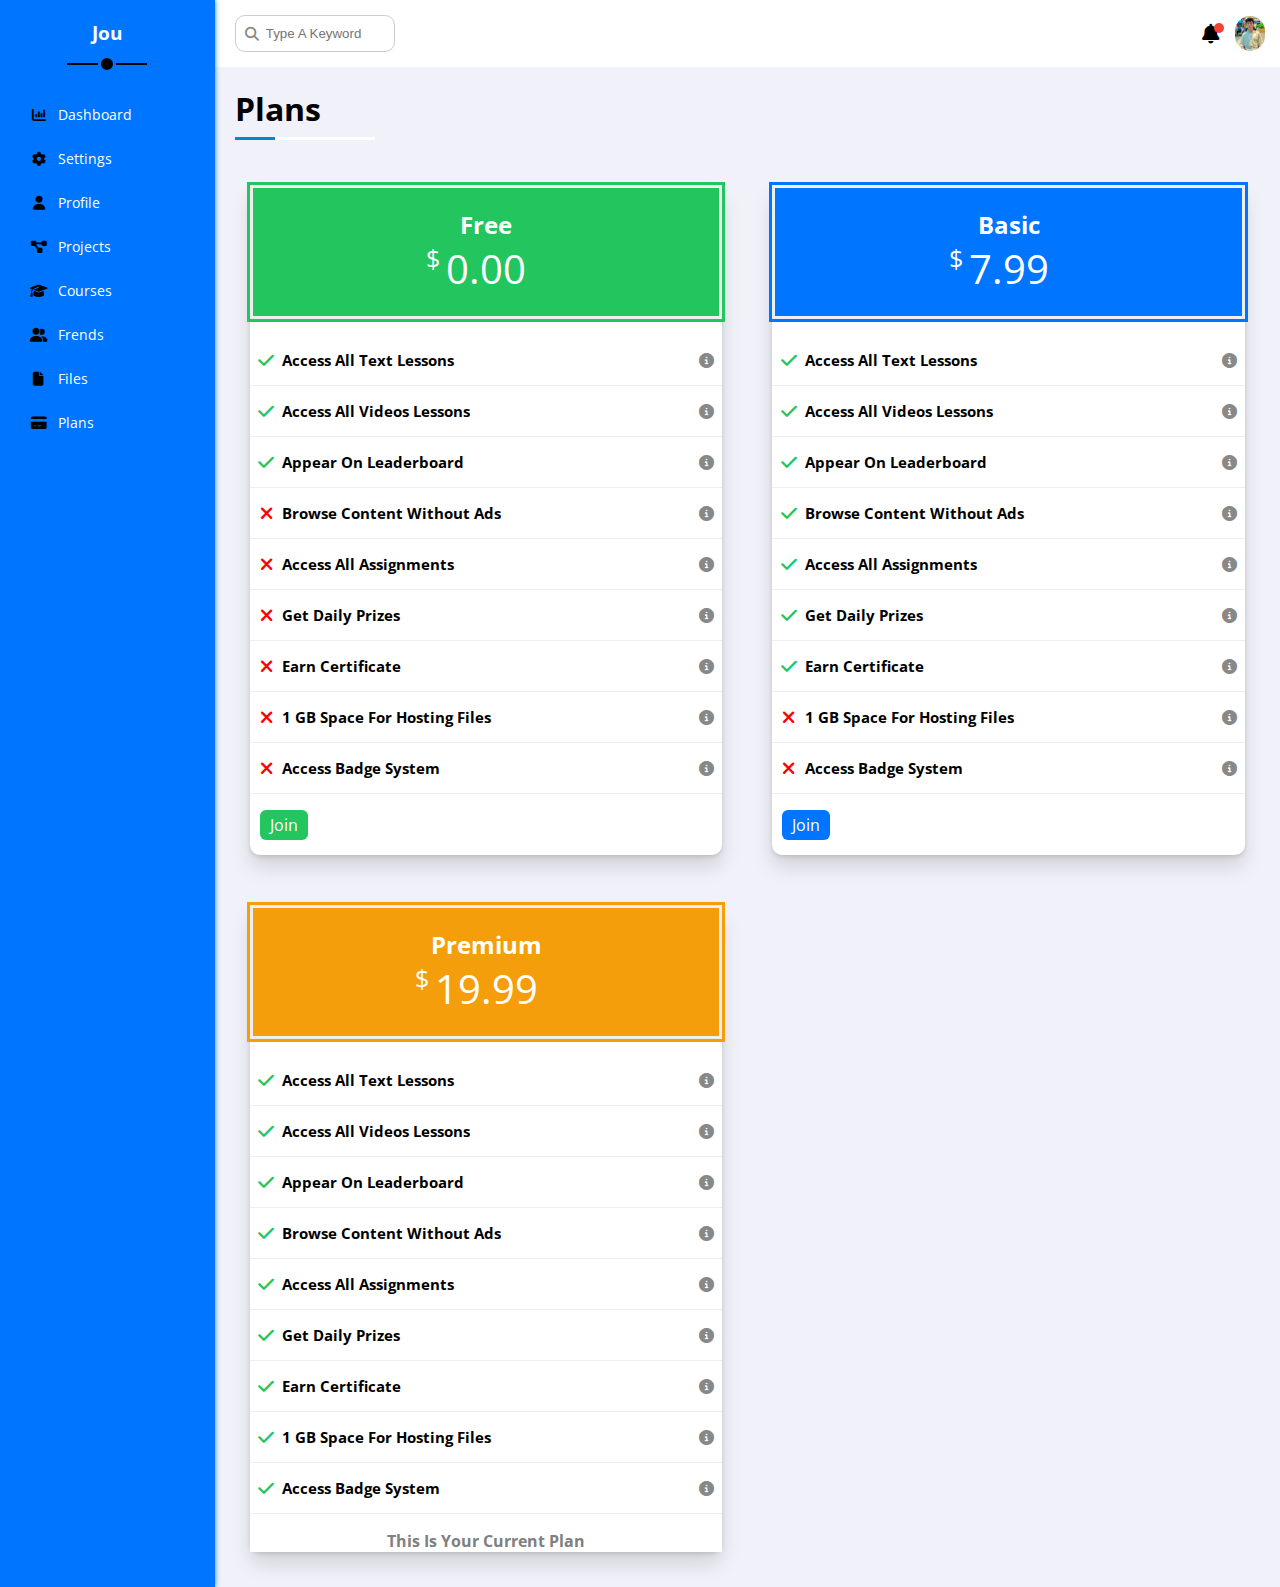
<file: plans.html>
<!DOCTYPE html>
<html lang="en">
<head>
    <meta charset="UTF-8">
    <meta http-equiv="X-UA-Compatible" content="IE=edge">
    <meta name="viewport" content="width=device-width, initial-scale=1.0">
    <title>Plans</title>
    <link rel="shortcut icon"
    href="images/2222.png" 
    type="image/x-icon">
        <!-- Google Fonts -->
        <link rel="preconnect" href="https://fonts.googleapis.com">
        <link rel="preconnect" href="https://fonts.gstatic.com" crossorigin>
        <link href="https://fonts.googleapis.com/css2?family=Open+Sans:ital,wght@0,300;0,400;0,500;0,600;1,300&display=swap" rel="stylesheet">
        <!-- Framework -->
        <link rel="stylesheet" href="css/framework.css">
        <!--Font Awesame Library-->
        <link rel="stylesheet" href="css/all.min.css">
        <!-- Main Tamplate Css File -->
        <link rel="stylesheet" href="css/master.css">
</head>
<body>
    <div class="page d-flex ">
        <div class="sidebar bg-white p-relative p-20">
            <h3 class="p-relative text-c mt-0">Jou</h3>
            <ul>
                <li>
                    <a class="d-flex align-c fs-14 c-black red-6 p-10" href="index.html">
                        <i class="fa-solid fa-chart-column fa-fw"></i>
                        <span class="fs-14">Dashboard</span>
                    </a>
                </li>
                <li>
                    <a class="d-flex align-c fs-14 c-black red-6 p-10" href="settings.html">
                        <i class="fa-solid fa-gear fa-fw"></i>
                        <span class="fs-14">Settings</span>
                    </a>
                </li>
                <li>
                    <a class="d-flex align-c fs-14 c-black red-6 p-10" href="profile.html">
                        <i class="fa-solid fa-user fa-fw"></i>
                        <span class="fs-14">Profile</span>
                    </a>
                </li>
                <li>
                    <a class="d-flex align-c fs-14 c-black red-6 p-10" href="projects.html">
                        <i class="fa-solid fa-diagram-project fa-fw"></i>
                        <span class="fs-14">Projects</span>
                    </a>
                </li>
                <li>
                    <a class="d-flex align-c fs-14 c-black red-6 p-10" href="courses.html">
                        <i class="fa-solid fa-graduation-cap fa-fw"></i>
                        <span class="fs-14">Courses</span>
                    </a>
                </li>
                <li>
                    <a class="d-flex align-c fs-14 c-black red-6 p-10" href="frends.html">
                        <i class="fa-solid fa-user-group fa-fw"></i>
                        <span class="fs-14">Frends</span>
                    </a>
                </li>
                <li>
                    <a class=" d-flex align-c fs-14 c-black red-6 p-10" href="files.html">
                        <i class="fa-solid fa-file fa-fw"></i>
                        <span class="fs-14">Files</span>
                    </a>
                </li>
                <li>
                    <a class="active d-flex align-c fs-14 c-black red-6 p-10" href="plans.html">
                        <i class="fa-solid fa-credit-card fa-fw"></i>
                        <span class="fs-14">Plans</span>
                    </a>
                </li>
            </ul>
        </div>
    <div class="content w-full">
        <!--Start Head-->
        <div class="head bg-white p-15 between-flex">
                <div class="search p-relative">
                    <input class="p-10" type="search" name="" placeholder="Type A Keyword">
                </div>
                <div class="icons d-flex align-c">
                    <span class="p-relative notfi">
                        <i class="fa-solid fa-bell fa-lg"></i>
                    </span>
                    <img src="images/IMG-20220514-WA0047.jpg" alt="">
                </div>
        </div>
        <!--End Head-->
        <!--Start plans-->
        <h1 class="p-relative fw-bold">Plans</h1>
        <div class="plans-page d-grid gap-20 m-20">
            <div class="plan green bg-white rad-10 m-15">
                <div class="top text-c bg-green p-20">
                    <h2 class="m-0 c-white">Free</h2>
                <div class="price c-white">
                    <span>$</span>
                    0.00
                </div>
                </div>
                <div class="bg-white">
                    <ul>
                        <li>
                            <i class="fa-solid fa-check fa-fw yes"></i>
                            <span class="fw-bold">Access All Text Lessons</span>
                            <i class="fa-solid fa-circle-info help"></i>
                        </li>
                        <li>
                            <i class="fa-solid fa-check fa-fw yes"></i>
                            <span class="fw-bold">Access All Videos Lessons</span>
                            <i class="fa-solid fa-circle-info help"></i>
                        </li>
                        <li>
                            <i class="fa-solid fa-check fa-fw yes"></i>
                            <span class="fw-bold">Appear On Leaderboard</span>
                            <i class="fa-solid fa-circle-info help"></i>
                        </li>
                        <li>
                            <i class="fa-solid fa-xmark fa-fw c-red"></i>
                            <span class="fw-bold">Browse Content Without Ads</span>
                            <i class="fa-solid fa-circle-info help"></i>
                        </li>
                        <li>
                            <i class="fa-solid fa-xmark fa-fw c-red"></i>
                            <span class="fw-bold">Access All Assignments</span>
                            <i class="fa-solid fa-circle-info help"></i>
                        </li>
                        <li>
                            <i class="fa-solid fa-xmark fa-fw c-red"></i>
                            <span class="fw-bold">Get Daily Prizes</span>
                            <i class="fa-solid fa-circle-info help"></i>
                        </li>
                        <li>
                            <i class="fa-solid fa-xmark fa-fw c-red"></i>
                            <span class="fw-bold">Earn Certificate</span>
                            <i class="fa-solid fa-circle-info help"></i>
                        </li>
                        <li>
                            <i class="fa-solid fa-xmark fa-fw c-red"></i>
                            <span class="fw-bold">1 GB Space For Hosting Files</span>
                            <i class="fa-solid fa-circle-info help"></i>
                        </li>
                        <li>
                            <i class="fa-solid fa-xmark fa-fw c-red"></i>
                            <span class="fw-bold">Access Badge System</span>
                            <i class="fa-solid fa-circle-info help"></i>
                        </li>
                    </ul>
                    <a class="btn-shape bg-green c-white d-block w-fit ml-10 mb-15" href="#">Join</a>
                </div>
            </div>
            <div class="plan blue bg-white rad-10 m-15">
                <div class="top text-c bg-blue p-20">
                    <h2 class="m-0 c-white">Basic</h2>
                <div class="price c-white">
                    <span>$</span>
                    7.99
                </div>
                </div>
                <div class="bg-white">
                    <ul>
                        <li>
                            <i class="fa-solid fa-check fa-fw yes"></i>
                            <span class="fw-bold">Access All Text Lessons</span>
                            <i class="fa-solid fa-circle-info help"></i>
                        </li>
                        <li>
                            <i class="fa-solid fa-check fa-fw yes"></i>
                            <span class="fw-bold">Access All Videos Lessons</span>
                            <i class="fa-solid fa-circle-info help"></i>
                        </li>
                        <li>
                            <i class="fa-solid fa-check fa-fw yes"></i>
                            <span class="fw-bold">Appear On Leaderboard</span>
                            <i class="fa-solid fa-circle-info help"></i>
                        </li>
                        <li>
                            <i class="fa-solid fa-check fa-fw yes"></i>
                            <span class="fw-bold">Browse Content Without Ads</span>
                            <i class="fa-solid fa-circle-info help"></i>
                        </li>
                        <li>
                            <i class="fa-solid fa-check fa-fw yes"></i>
                            <span class="fw-bold">Access All Assignments</span>
                            <i class="fa-solid fa-circle-info help"></i>
                        </li>
                        <li>
                            <i class="fa-solid fa-check fa-fw yes"></i>
                            <span class="fw-bold">Get Daily Prizes</span>
                            <i class="fa-solid fa-circle-info help"></i>
                        </li>
                        <li>
                            <i class="fa-solid fa-check fa-fw yes"></i>
                            <span class="fw-bold">Earn Certificate</span>
                            <i class="fa-solid fa-circle-info help"></i>
                        </li>
                        <li>
                            <i class="fa-solid fa-xmark fa-fw c-red"></i>
                            <span class="fw-bold">1 GB Space For Hosting Files</span>
                            <i class="fa-solid fa-circle-info help"></i>
                        </li>
                        <li>
                            <i class="fa-solid fa-xmark fa-fw c-red"></i>
                            <span class="fw-bold">Access Badge System</span>
                            <i class="fa-solid fa-circle-info help"></i>
                        </li>
                    </ul>
                    <a class="btn-shape bg-blue c-white d-block w-fit ml-10 mb-15" href="#">Join</a>
                </div>
            </div>
            <div class="plan orange bg-white rad-10 m-15">
                <div class="top text-c bg-orange p-20">
                    <h2 class="m-0 c-white">Premium</h2>
                <div class="price c-white">
                    <span>$</span>
                    19.99
                </div>
                </div>
                <div class="bg-white">
                    <ul>
                        <li>
                            <i class="fa-solid fa-check fa-fw yes"></i>
                            <span class="fw-bold">Access All Text Lessons</span>
                            <i class="fa-solid fa-circle-info help"></i>
                        </li>
                        <li>
                            <i class="fa-solid fa-check fa-fw yes"></i>
                            <span class="fw-bold">Access All Videos Lessons</span>
                            <i class="fa-solid fa-circle-info help"></i>
                        </li>
                        <li>
                            <i class="fa-solid fa-check fa-fw yes"></i>
                            <span class="fw-bold">Appear On Leaderboard</span>
                            <i class="fa-solid fa-circle-info help"></i>
                        </li>
                        <li>
                            <i class="fa-solid fa-check fa-fw yes"></i>
                            <span class="fw-bold">Browse Content Without Ads</span>
                            <i class="fa-solid fa-circle-info help"></i>
                        </li>
                        <li>
                            <i class="fa-solid fa-check fa-fw yes"></i>
                            <span class="fw-bold">Access All Assignments</span>
                            <i class="fa-solid fa-circle-info help"></i>
                        </li>
                        <li>
                            <i class="fa-solid fa-check fa-fw yes"></i>
                            <span class="fw-bold">Get Daily Prizes</span>
                            <i class="fa-solid fa-circle-info help"></i>
                        </li>
                        <li>
                            <i class="fa-solid fa-check fa-fw yes"></i>
                            <span class="fw-bold">Earn Certificate</span>
                            <i class="fa-solid fa-circle-info help"></i>
                        </li>
                        <li>
                            <i class="fa-solid fa-check fa-fw yes"></i>
                            <span class="fw-bold">1 GB Space For Hosting Files</span>
                            <i class="fa-solid fa-circle-info help"></i>
                        </li>
                        <li>
                            <i class="fa-solid fa-check fa-fw yes"></i>
                            <span class="fw-bold">Access Badge System</span>
                            <i class="fa-solid fa-circle-info help"></i>
                        </li>
                    </ul>
                    <span class="text-join c-gray m-0 fw-bold text-c d-block">This Is Your Current Plan</span>
                </div>
            </div>
        </div>
        <!--End plans-->
    </div>
</div>
</body>
</html>
</file>
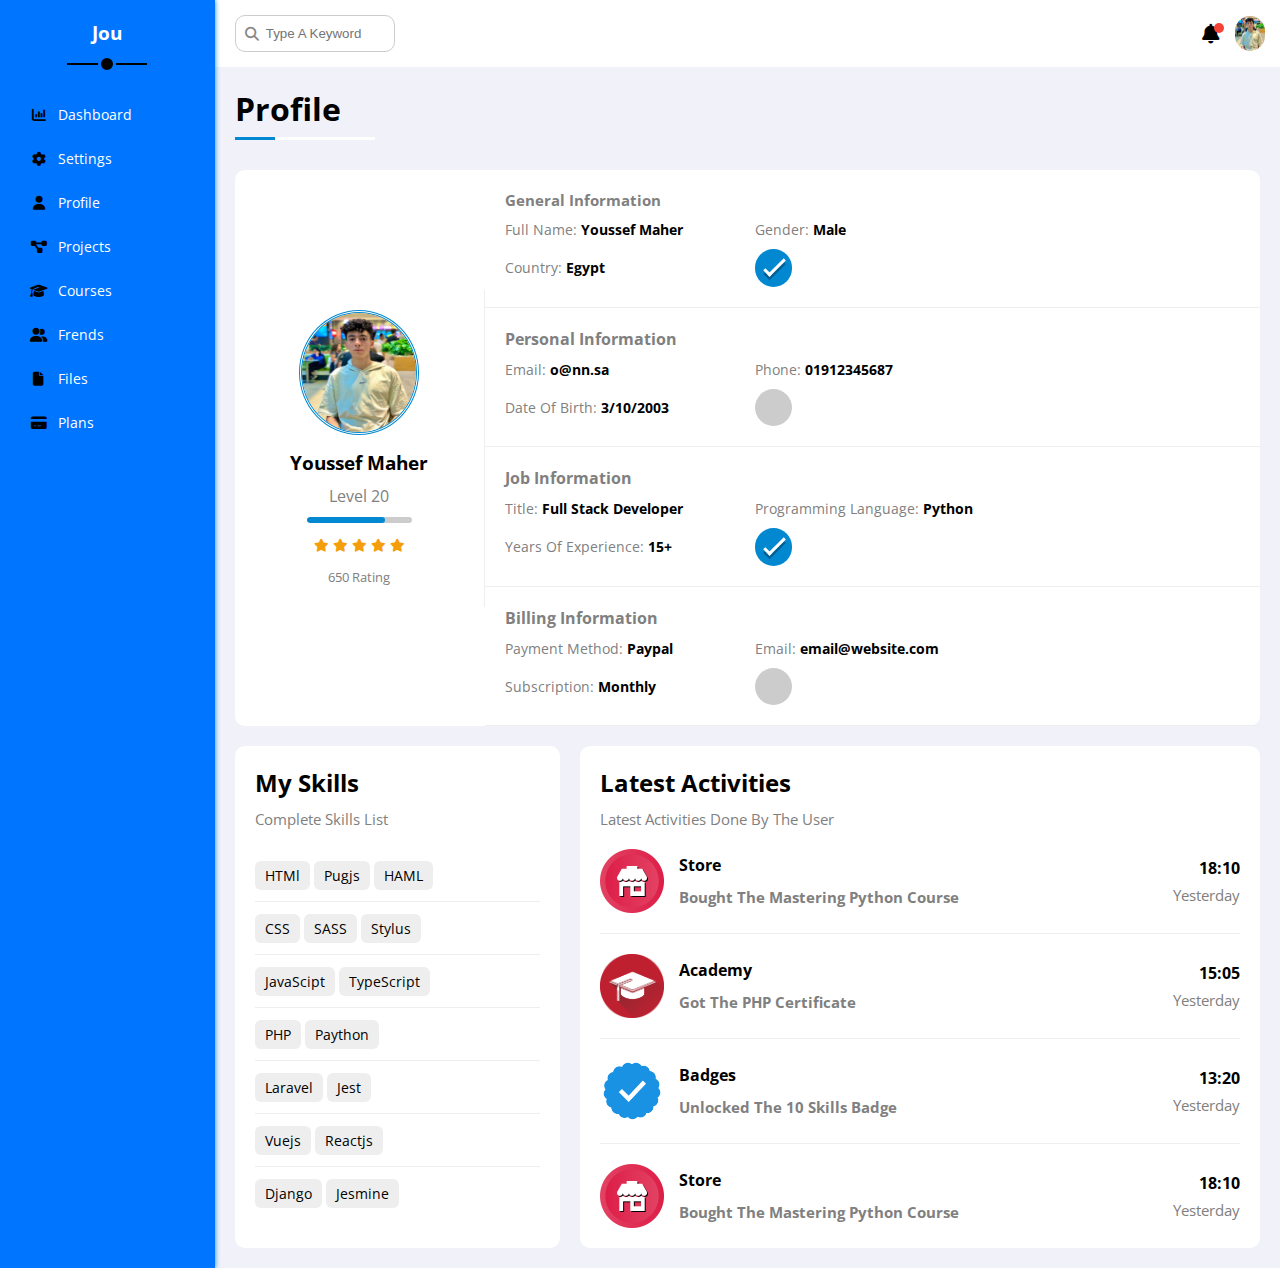
<file: profile.html>
<!DOCTYPE html>
<html lang="en">
<head>
    <meta charset="UTF-8">
    <meta http-equiv="X-UA-Compatible" content="IE=edge">
    <meta name="viewport" content="width=device-width, initial-scale=1.0">
    <title>Profile</title>
    <link rel="shortcut icon"
    href="images/2222.png" 
    type="image/x-icon">
        <!-- Google Fonts -->
        <link rel="preconnect" href="https://fonts.googleapis.com">
        <link rel="preconnect" href="https://fonts.gstatic.com" crossorigin>
        <link href="https://fonts.googleapis.com/css2?family=Open+Sans:ital,wght@0,300;0,400;0,500;0,600;1,300&display=swap" rel="stylesheet">
        <!-- Framework -->
        <link rel="stylesheet" href="css/framework.css">
        <!--Font Awesame Library-->
        <link rel="stylesheet" href="css/all.min.css">
        <!-- Main Tamplate Css File -->
        <link rel="stylesheet" href="css/master.css">
</head>
<body>
    <div class="page d-flex ">
        <div class="sidebar bg-white p-relative p-20">
            <h3 class="p-relative text-c mt-0">Jou</h3>
            <ul>
                <li>
                    <a class="d-flex align-c fs-14 c-black red-6 p-10" href="index.html">
                        <i class="fa-solid fa-chart-column fa-fw"></i>
                        <span class="fs-14">Dashboard</span>
                    </a>
                </li>
                <li>
                    <a class="d-flex align-c fs-14 c-black red-6 p-10" href="settings.html">
                        <i class="fa-solid fa-gear fa-fw"></i>
                        <span class="fs-14">Settings</span>
                    </a>
                </li>
                <li>
                    <a class="active d-flex align-c fs-14 c-black red-6 p-10" href="profile.html">
                        <i class="fa-solid fa-user fa-fw"></i>
                        <span class="fs-14">Profile</span>
                    </a>
                </li>
                <li>
                    <a class="d-flex align-c fs-14 c-black red-6 p-10" href="projects.html">
                        <i class="fa-solid fa-diagram-project fa-fw"></i>
                        <span class="fs-14">Projects</span>
                    </a>
                </li>
                <li>
                    <a class="d-flex align-c fs-14 c-black red-6 p-10" href="courses.html">
                        <i class="fa-solid fa-graduation-cap fa-fw"></i>
                        <span class="fs-14">Courses</span>
                    </a>
                </li>
                <li>
                    <a class="d-flex align-c fs-14 c-black red-6 p-10" href="frends.html">
                        <i class="fa-solid fa-user-group fa-fw"></i>
                        <span class="fs-14">Frends</span>
                    </a>
                </li>
                <li>
                    <a class="d-flex align-c fs-14 c-black red-6 p-10" href="files.html">
                        <i class="fa-solid fa-file fa-fw"></i>
                        <span class="fs-14">Files</span>
                    </a>
                </li>
                <li>
                    <a class="d-flex align-c fs-14 c-black red-6 p-10" href="plans.html">
                        <i class="fa-solid fa-credit-card fa-fw"></i>
                        <span class="fs-14">Plans</span>
                    </a>
                </li>
            </ul>
        </div>
    <div class="content w-full">
        <!--Start Head-->
        <div class="head bg-white p-15 between-flex">
                <div class="search p-relative">
                    <input class="p-10" type="search" name="" placeholder="Type A Keyword">
                </div>
                <div class="icons d-flex align-c">
                    <span class="p-relative notfi">
                        <i class="fa-solid fa-bell fa-lg"></i>
                    </span>
                    <img src="images/IMG-20220514-WA0047.jpg" alt="">
                </div>
        </div>
        <!--End Head-->
        <h1 class="p-relative fw-bold">Profile</h1>
        <div class="profile-page m-20">
            <!--Start OverViwe-->
            <div class="overviwe bg-white rad-10 d-flex align-c mb-20">
                <div class="avatar p-20 text-c">
                    <img src="images/IMG-20220514-WA0047.jpg" alt="">
                    <h3 class="m-0 mt-10">Youssef Maher</h3>
                    <p class="m-0 mt-10 mb-10 c-gray">Level 20</p>
                    <div class="level">
                        <span style="width: 75%;"></span>
                    </div>
                    <div class="rating mb-10 mt-10">
                        <i class="fa-solid fa-star c-orange fs-13"></i>
                        <i class="fa-solid fa-star c-orange fs-13"></i>
                        <i class="fa-solid fa-star c-orange fs-13"></i>
                        <i class="fa-solid fa-star c-orange fs-13"></i>
                        <i class="fa-solid fa-star c-orange fs-13"></i>
                    </div>
                    <span class="fs-13 c-gray">650 Rating</span>
                </div>
                <div class="info-box text-c-mobile w-full">
                <!--Start Information Row-->
                <div class="box d-flex align-c p-20">
                        <h4 class="m-0 w-full c-gray fs-15">General Information</h4>
                        <div class="fs-14">
                            <span class="c-gray">Full Name:</span>
                            <span class="fw-bold">Youssef Maher</span>
                        </div>
                        <div class="fs-14">
                            <span class="c-gray">Gender:</span>
                            <span class="fw-bold">Male</span>
                        </div>
                        <div class="fs-14">
                            <span class="c-gray">Country:</span>
                            <span class="fw-bold">Egypt</span>
                        </div>
                        <div class="fs-14">
                            <label class="container">
                                <input type="checkbox" checked>
                                <div class="checkmark"></div>
                            </label>
                        </div>
                    </div>
                    <!--End Information Row-->
                    <!--Start Information Row-->
                    <div class="box d-flex align-c p-20">
                            <h4 class="m-0 w-full c-gray">Personal Information</h4>
                            <div class="fs-14">
                                <span class="c-gray">Email:</span>
                                <span class="fw-bold">o@nn.sa</span>
                            </div>
                            <div class="fs-14">
                                <span class="c-gray">Phone:</span>
                                <span class="fw-bold">01912345687</span>
                            </div>
                            <div class="fs-14">
                                <span class="c-gray">Date Of Birth:</span>
                                <span class="fw-bold">3/10/2003</span>
                            </div>
                            <div>
                                <label class="container">
                                    <input type="checkbox">
                                    <div class="checkmark"></div>
                                </label>
                            </div>
                    </div>
                    <!--End Information Row-->
                    <!--Start Information Row-->
                    <div class="box d-flex align-c p-20">
                            <h4 class="m-0 w-full c-gray">Job Information</h4>
                            <div class="fs-14">
                                <span class="c-gray">Title:</span>
                                <span class="fw-bold">Full Stack Developer</span>
                            </div>
                            <div class="fs-14">
                                <span class="c-gray">Programming Language:</span>
                                <span class="fw-bold">Python</span>
                            </div>
                            <div class="fs-14">
                                <span class="c-gray">Years Of Experience:</span>
                                <span class="fw-bold">15+</span>
                            </div>
                            <div>
                                <label class="container">
                                    <input type="checkbox" checked>
                                    <div class="checkmark"></div>
                                </label>
                            </div>
                    </div>
                    <!--End Information Row-->
                    <!--Start Information Row-->
                    <div class="box d-flex align-c p-20">
                            <h4 class="m-0 w-full c-gray">Billing Information</h4>
                            <div class="fs-14">
                                <span class="c-gray">Payment Method:</span>
                                <span class="fw-bold">Paypal</span>
                            </div>
                            <div class="fs-14">
                                <span class="c-gray">Email:</span>
                                <span class="fw-bold">email@website.com</span>
                            </div>
                            <div class="fs-14">
                                <span class="c-gray">Subscription:</span>
                                <span class="fw-bold">Monthly</span>
                            </div>
                            <div>
                                <label class="container">
                                    <input type="checkbox">
                                    <div class="checkmark"></div>
                                </label>
                            </div>
                    </div>
                    <!--End Information Row-->
                </div>
            </div>
            <!--End OverViwe-->
            <!--Start OtherDate-->
            <div class="other-date d-flex gap-20">
                <div class="skills bg-white rad-10 p-20">
                    <h2 class="m-0 mb-10">My Skills</h2>
                    <p class="fs-15 c-gray m-0 mb-20">Complete Skills List</p>
                    <div>
                        <ul class="m-0 text-c-mobile">
                            <li>
                                <span>HTMl</span>
                                <span>Pugjs</span>
                                <span>HAML</span>
                            </li>
                            <li>
                                <span>CSS</span>
                                <span>SASS</span>
                                <span>Stylus</span>
                            </li>
                            <li>
                                <span>JavaScipt</span>
                                <span>TypeScript</span>
                            </li>
                            <li>
                                <span>PHP</span>
                                <span>Paython</span>
                            </li>
                            <li>
                                <span>Laravel</span>
                                <span>Jest</span>
                            </li>
                            <li>
                                <span>Vuejs</span>
                                <span>Reactjs</span>
                            </li>
                            <li>
                                <span>Django</span>
                                <span>Jesmine</span>
                            </li>
                        </ul>
                    </div>
                </div>
                <div class="activity bg-white rad-10 p-20">
                    <h2 class="m-0 fw-bold mb-10">Latest Activities</h2>
                    <p class="m-0 c-gray fs-15 mb-20">Latest Activities Done By The User</p>
                    <div class="active d-flex align-c text-c-mobile">
                        <img src="images/activity-01.png" alt="">
                        <div>
                            <span class="d-block fw-bold mb-10">Store</span>
                            <span class="fs-15 c-gray fw-bold">Bought The Mastering Python Course</span>
                        </div>
                        <div class="time">
                            <span class="d-block fw-bold m-0 mb-5">18:10</span>
                            <span class="c-gray fs-15 mt-10">Yesterday</span>
                        </div>
                    </div>
                    <div class="active d-flex align-c text-c-mobile">
                        <img src="images/activity-02.png" alt="">
                        <div >
                            <span class="d-block fw-bold mb-10">Academy</span>
                            <span class="fs-15 c-gray fw-bold">Got The PHP Certificate</span>
                        </div>
                        <div class="time">
                            <span class="d-block fw-bold m-0 mb-5">15:05</span>
                            <span class="c-gray fs-15 mt-10">Yesterday</span>
                        </div>
                    </div>
                    <div class="active d-flex align-c text-c-mobile">
                        <img src="images/activity-03.png" alt="">
                        <div >
                            <span class="d-block fw-bold mb-10">Badges</span>
                            <span class="fs-15 c-gray fw-bold">Unlocked The 10 Skills Badge</span>
                        </div>
                        <div class="time">
                            <span class="d-block fw-bold m-0 mb-5">13:20</span>
                            <span class="c-gray fs-15 mt-10">Yesterday</span>
                        </div>
                    </div>
                    <div class="active d-flex align-c text-c-mobile">
                        <img src="images/activity-01.png" alt="">
                        <div >
                            <span class="d-block fw-bold mb-10">Store</span>
                            <span class="fs-15 c-gray fw-bold">Bought The Mastering Python Course</span>
                        </div>
                        <div class="time">
                            <span class="d-block fw-bold m-0 mb-5">18:10</span>
                            <span class="c-gray fs-15 mt-10">Yesterday</span>
                        </div>
                    </div>
                </div>
            </div>
            <!--End OtherDate-->
        </div>
    </div>
</div>
</body>
</html>
</file>
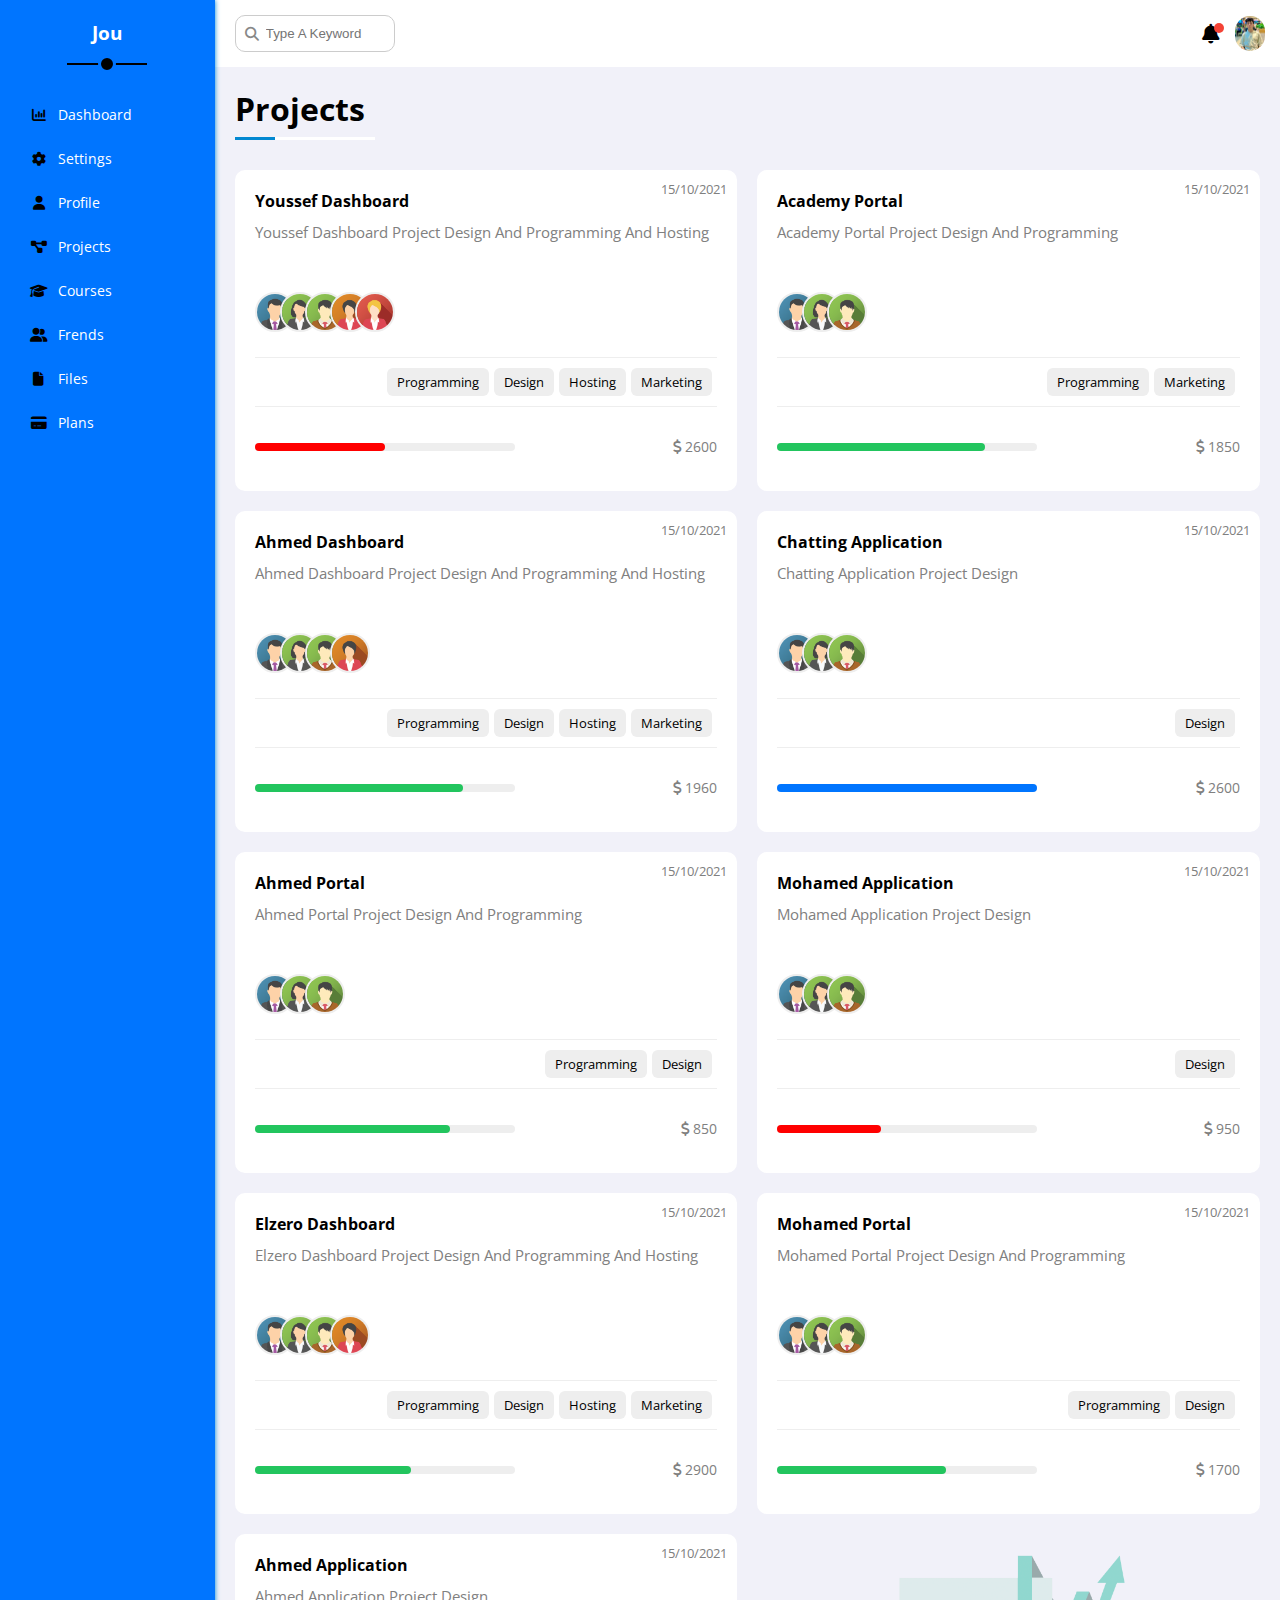
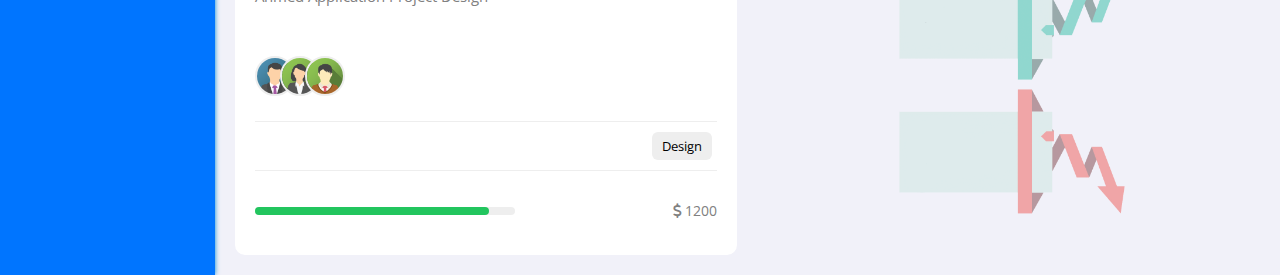
<file: projects.html>
<!DOCTYPE html>
<html lang="en">
<head>
    <meta charset="UTF-8">
    <meta http-equiv="X-UA-Compatible" content="IE=edge">
    <meta name="viewport" content="width=device-width, initial-scale=1.0">
    <title>Project</title>
    <link rel="shortcut icon"
    href="images/2222.png" 
    type="image/x-icon">
        <!-- Google Fonts -->
        <link rel="preconnect" href="https://fonts.googleapis.com">
        <link rel="preconnect" href="https://fonts.gstatic.com" crossorigin>
        <link href="https://fonts.googleapis.com/css2?family=Open+Sans:ital,wght@0,300;0,400;0,500;0,600;1,300&display=swap" rel="stylesheet">
        <!-- Framework -->
        <link rel="stylesheet" href="css/framework.css">
        <!--Font Awesame Library-->
        <link rel="stylesheet" href="css/all.min.css">
        <!-- Main Tamplate Css File -->
        <link rel="stylesheet" href="css/master.css">
</head>
<body>
    <div class="page d-flex ">
        <div class="sidebar bg-white p-relative p-20">
            <h3 class="p-relative text-c mt-0">Jou</h3>
            <ul>
                <li>
                    <a class="d-flex align-c fs-14 c-black red-6 p-10" href="index.html">
                        <i class="fa-solid fa-chart-column fa-fw"></i>
                        <span class="fs-14">Dashboard</span>
                    </a>
                </li>
                <li>
                    <a class="d-flex align-c fs-14 c-black red-6 p-10" href="settings.html">
                        <i class="fa-solid fa-gear fa-fw"></i>
                        <span class="fs-14">Settings</span>
                    </a>
                </li>
                <li>
                    <a class="d-flex align-c fs-14 c-black red-6 p-10" href="profile.html">
                        <i class="fa-solid fa-user fa-fw"></i>
                        <span class="fs-14">Profile</span>
                    </a>
                </li>
                <li>
                    <a class="active d-flex align-c fs-14 c-black red-6 p-10" href="projects.html">
                        <i class="fa-solid fa-diagram-project fa-fw"></i>
                        <span class="fs-14">Projects</span>
                    </a>
                </li>
                <li>
                    <a class="d-flex align-c fs-14 c-black red-6 p-10" href="courses.html">
                        <i class="fa-solid fa-graduation-cap fa-fw"></i>
                        <span class="fs-14">Courses</span>
                    </a>
                </li>
                <li>
                    <a class="d-flex align-c fs-14 c-black red-6 p-10" href="frends.html">
                        <i class="fa-solid fa-user-group fa-fw"></i>
                        <span class="fs-14">Frends</span>
                    </a>
                </li>
                <li>
                    <a class="d-flex align-c fs-14 c-black red-6 p-10" href="files.html">
                        <i class="fa-solid fa-file fa-fw"></i>
                        <span class="fs-14">Files</span>
                    </a>
                </li>
                <li>
                    <a class="d-flex align-c fs-14 c-black red-6 p-10" href="plans.html">
                        <i class="fa-solid fa-credit-card fa-fw"></i>
                        <span class="fs-14">Plans</span>
                    </a>
                </li>
            </ul>
        </div>
    <div class="content w-full">
        <!--Start Head-->
        <div class="head bg-white p-15 between-flex">
                <div class="search p-relative">
                    <input class="p-10" type="search" name="" placeholder="Type A Keyword">
                </div>
                <div class="icons d-flex align-c">
                    <span class="p-relative notfi">
                        <i class="fa-solid fa-bell fa-lg"></i>
                    </span>
                    <img src="images/IMG-20220514-WA0047.jpg" alt="">
                </div>
        </div>
        <!--End Head-->
        <!--Start Projects Page-->
        <h1 class="p-relative fw-bold">Projects</h1>
        <div class="projects-page d-grid gap-20 m-20">
            <div class="project p-relative bg-white p-20 rad-10">
                <span class="fs-13 c-gray">15/10/2021</span>
                <h4 class="m-0">Youssef Dashboard</h4>
                <p class="fs-15 c-gray mt-10">Youssef Dashboard Project Design And Programming And Hosting</p>
                <div class="team mb-20">
                    <a href="#">
                        <img src="images/team-01.png" alt="">
                    </a>
                    <a href="#">
                        <img src="images/team-02.png" alt="">
                    </a>
                    <a href="#">
                        <img src="images/team-03.png" alt="">
                    </a>
                    <a href="#">
                        <img src="images/team-04.png" alt="">
                    </a>
                    <a href="#">
                        <img src="images/team-05.png" alt="">
                    </a>
                </div>
                <div class="do">
                    <span>Programming</span>
                    <span>Design</span>
                    <span>Hosting</span>
                    <span>Marketing</span>
                </div>
                <div class="info s-between d-flex align-c mt-15 mb-15">
                    <div class="prog">
                        <span class="bg-red" style="width: 50%;"></span>
                    </div>
                    <div class="c-gray fs-14">
                        <i class="fa-solid fa-dollar-sign"></i>
                        <span>2600</span>
                    </div>
                </div>
            </div>
            <div class="project p-relative bg-white p-20 rad-10">
                <span class="fs-13 c-gray">15/10/2021</span>
                <h4 class="m-0">Academy Portal</h4>
                <p class="fs-15 c-gray mt-10">Academy Portal Project Design And Programming</p>
                <div class="team mb-20">
                    <a href="#">
                        <img src="images/team-01.png" alt="">
                    </a>
                    <a href="#">
                        <img src="images/team-02.png" alt="">
                    </a>
                    <a href="#">
                        <img src="images/team-03.png" alt="">
                    </a>
                    </a>
                </div>
                <div class="do">
                    <span>Programming</span>
                    <span>Marketing</span>
                </div>
                <div class="info s-between d-flex align-c mt-15 mb-15">
                    <div class="prog">
                        <span class="bg-green" style="width: 80%;"></span>
                    </div>
                    <div class="c-gray fs-14">
                        <i class="fa-solid fa-dollar-sign"></i>
                        <span>1850</span>
                    </div>
                </div>
            </div>
            <div class="project p-relative bg-white p-20 rad-10">
                <span class="fs-13 c-gray">15/10/2021</span>
                <h4 class="m-0">Ahmed Dashboard</h4>
                <p class="fs-15 c-gray mt-10">Ahmed Dashboard Project Design And Programming And Hosting</p>
                <div class="team mb-20">
                    <a href="#">
                        <img src="images/team-01.png" alt="">
                    </a>
                    <a href="#">
                        <img src="images/team-02.png" alt="">
                    </a>
                    <a href="#">
                        <img src="images/team-03.png" alt="">
                    </a>
                    <a href="#">
                        <img src="images/team-04.png" alt="">
                    </a>
                </div>
                <div class="do">
                    <span>Programming</span>
                    <span>Design</span>
                    <span>Hosting</span>
                    <span>Marketing</span>
                </div>
                <div class="info s-between d-flex align-c mt-15 mb-15">
                    <div class="prog">
                        <span class="bg-green" style="width: 80%;"></span>
                    </div>
                    <div class="c-gray fs-14">
                        <i class="fa-solid fa-dollar-sign"></i>
                        <span>1960</span>
                    </div>
                </div>
            </div>
            <div class="project p-relative bg-white p-20 rad-10">
                <span class="fs-13 c-gray">15/10/2021</span>
                <h4 class="m-0">Chatting Application</h4>
                <p class="fs-15 c-gray mt-10">Chatting Application Project Design</p>
                <div class="team mb-20">
                    <a href="#">
                        <img src="images/team-01.png" alt="">
                    </a>
                    <a href="#">
                        <img src="images/team-02.png" alt="">
                    </a>
                    <a href="#">
                        <img src="images/team-03.png" alt="">
                    </a>
                </div>
                <div class="do">
                    <span>Design</span>
                </div>
                <div class="info s-between d-flex align-c mt-15 mb-15">
                    <div class="prog">
                        <span class="bg-blue" style="width: 100%;"></span>
                    </div>
                    <div class="c-gray fs-14">
                        <i class="fa-solid fa-dollar-sign"></i>
                        <span>2600</span>
                    </div>
                </div>
            </div>
            <div class="project p-relative bg-white p-20 rad-10">
                <span class="fs-13 c-gray">15/10/2021</span>
                <h4 class="m-0">Ahmed Portal</h4>
                <p class="fs-15 c-gray mt-10">Ahmed Portal Project Design And Programming</p>
                <div class="team mb-20">
                    <a href="#">
                        <img src="images/team-01.png" alt="">
                    </a>
                    <a href="#">
                        <img src="images/team-02.png" alt="">
                    </a>
                    <a href="#">
                        <img src="images/team-03.png" alt="">
                    </a>
                </div>
                <div class="do">
                    <span>Programming</span>
                    <span>Design</span>
                </div>
                <div class="info s-between d-flex align-c mt-15 mb-15">
                    <div class="prog">
                        <span class="bg-green" style="width: 75%;"></span>
                    </div>
                    <div class="c-gray fs-14">
                        <i class="fa-solid fa-dollar-sign"></i>
                        <span>850</span>
                    </div>
                </div>
            </div>
            <div class="project p-relative bg-white p-20 rad-10">
                <span class="fs-13 c-gray">15/10/2021</span>
                <h4 class="m-0">Mohamed Application</h4>
                <p class="fs-15 c-gray mt-10">Mohamed Application Project Design</p>
                <div class="team mb-20">
                    <a href="#">
                        <img src="images/team-01.png" alt="">
                    </a>
                    <a href="#">
                        <img src="images/team-02.png" alt="">
                    </a>
                    <a href="#">
                        <img src="images/team-03.png" alt="">
                    </a>
                    </a>
                </div>
                <div class="do">
                    <span>Design</span>
                </div>
                <div class="info s-between d-flex align-c mt-15 mb-15">
                    <div class="prog">
                        <span class="bg-red" style="width: 40%;"></span>
                    </div>
                    <div class="c-gray fs-14">
                        <i class="fa-solid fa-dollar-sign"></i>
                        <span>950</span>
                    </div>
                </div>
            </div>
            <div class="project p-relative bg-white p-20 rad-10">
                <span class="fs-13 c-gray">15/10/2021</span>
                <h4 class="m-0">Elzero Dashboard</h4>
                <p class="fs-15 c-gray mt-10">Elzero Dashboard Project Design And Programming And Hosting</p>
                <div class="team mb-20">
                    <a href="#">
                        <img src="images/team-01.png" alt="">
                    </a>
                    <a href="#">
                        <img src="images/team-02.png" alt="">
                    </a>
                    <a href="#">
                        <img src="images/team-03.png" alt="">
                    </a>
                    <a href="#">
                        <img src="images/team-04.png" alt="">
                    </a>
                </div>
                <div class="do">
                    <span>Programming</span>
                    <span>Design</span>
                    <span>Hosting</span>
                    <span>Marketing</span>
                </div>
                <div class="info s-between d-flex align-c mt-15 mb-15">
                    <div class="prog">
                        <span class="bg-green" style="width: 60%;"></span>
                    </div>
                    <div class="c-gray fs-14">
                        <i class="fa-solid fa-dollar-sign"></i>
                        <span>2900</span>
                    </div>
                </div>
            </div>
            <div class="project p-relative bg-white p-20 rad-10">
                <span class="fs-13 c-gray">15/10/2021</span>
                <h4 class="m-0">Mohamed Portal</h4>
                <p class="fs-15 c-gray mt-10">Mohamed Portal Project Design And Programming</p>
                <div class="team mb-20">
                    <a href="#">
                        <img src="images/team-01.png" alt="">
                    </a>
                    <a href="#">
                        <img src="images/team-02.png" alt="">
                    </a>
                    <a href="#">
                        <img src="images/team-03.png" alt="">
                    </a>
                </div>
                <div class="do">
                    <span>Programming</span>
                    <span>Design</span>
                </div>
                <div class="info s-between d-flex align-c mt-15 mb-15">
                    <div class="prog">
                        <span class="bg-green" style="width: 65%;"></span>
                    </div>
                    <div class="c-gray fs-14">
                        <i class="fa-solid fa-dollar-sign"></i>
                        <span>1700</span>
                    </div>
                </div>
            </div>
            <div class="project p-relative bg-white p-20 rad-10">
                <span class="fs-13 c-gray">15/10/2021</span>
                <h4 class="m-0">Ahmed Application</h4>
                <p class="fs-15 c-gray mt-10">Ahmed Application Project Design</p>
                <div class="team mb-20">
                    <a href="#">
                        <img src="images/team-01.png" alt="">
                    </a>
                    <a href="#">
                        <img src="images/team-02.png" alt="">
                    </a>
                    <a href="#">
                        <img src="images/team-03.png" alt="">
                    </a>
                </div>
                <div class="do">
                    <span>Design</span>
                </div>
                <div class="info s-between d-flex align-c mt-15 mb-15">
                    <div class="prog">
                        <span class="bg-green" style="width: 90%;"></span>
                    </div>
                    <div class="c-gray fs-14">
                        <i class="fa-solid fa-dollar-sign"></i>
                        <span>1200</span>
                    </div>
                </div>
            </div>
            <div class="dach-image text-c">
                <img src="images/2222.png" alt="">
            </div>
        </div>
        <!--End Projects Page-->
    </div>
</div>
</body>
</html>
</file>
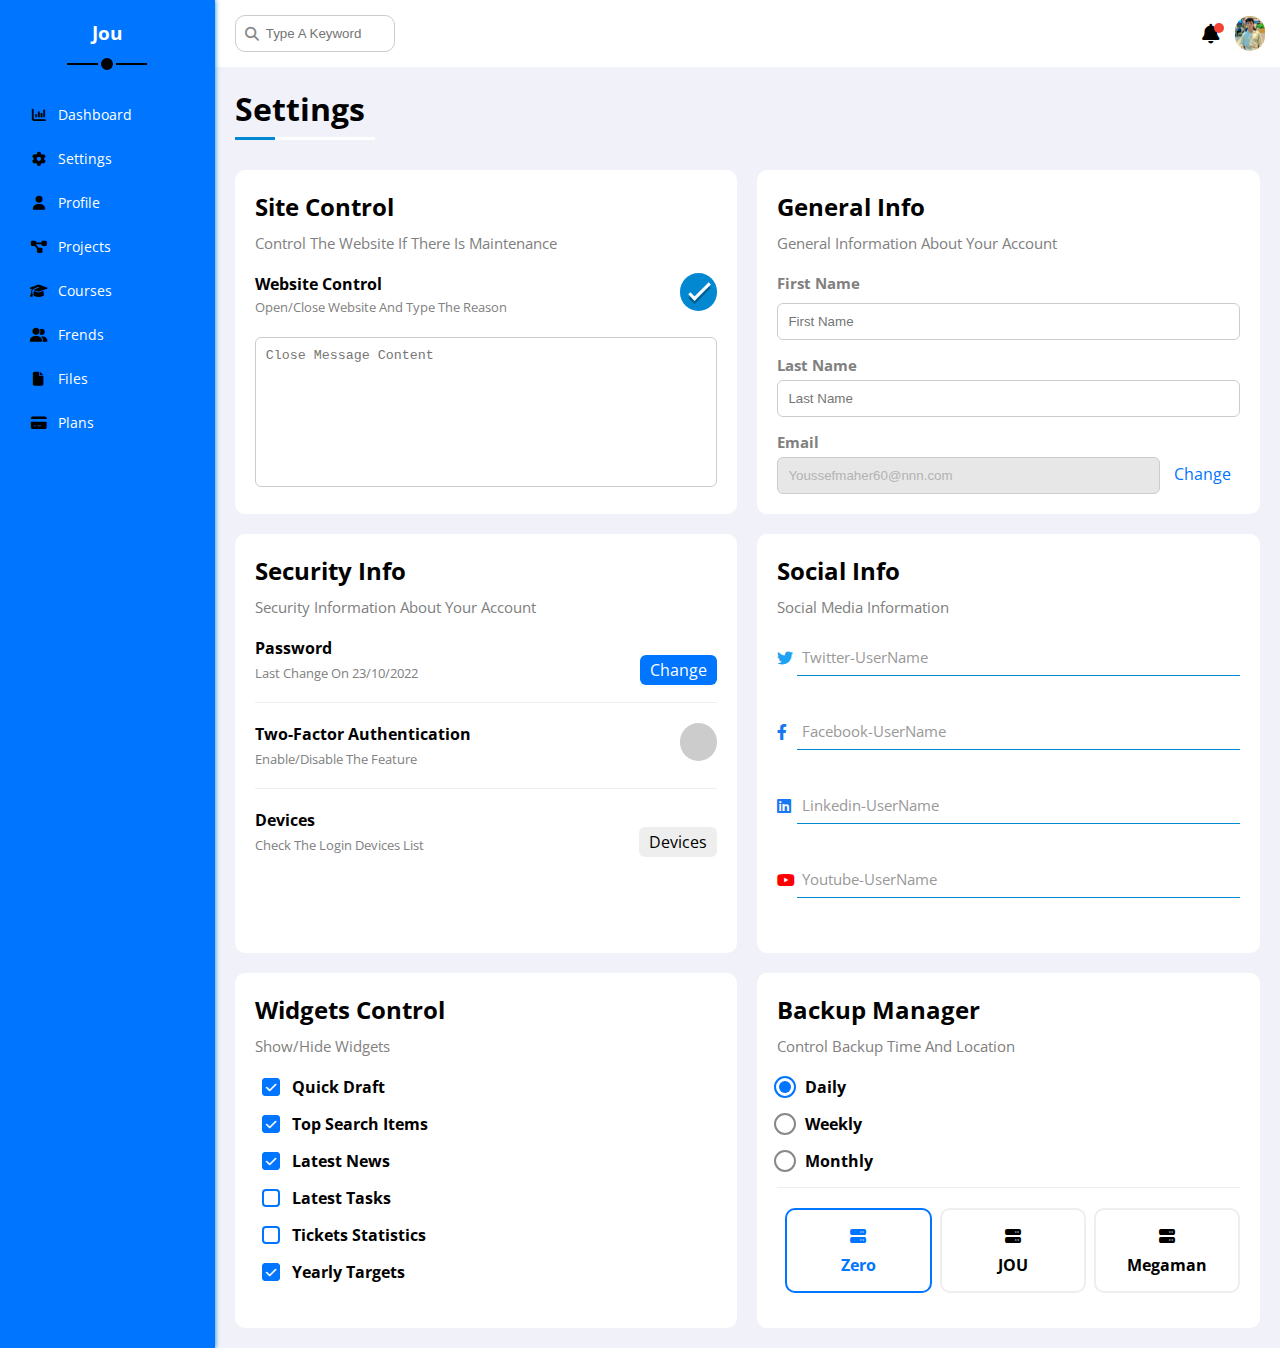
<file: settings.html>
<!DOCTYPE html>
<html lang="en">
<head>
    <meta charset="UTF-8">
    <meta http-equiv="X-UA-Compatible" content="IE=edge">
    <meta name="viewport" content="width=device-width, initial-scale=1.0">
    <title>Settings</title>
    <link rel="shortcut icon"
    href="images/2222.png" 
    type="image/x-icon">
        <!-- Google Fonts -->
        <link rel="preconnect" href="https://fonts.googleapis.com">
        <link rel="preconnect" href="https://fonts.gstatic.com" crossorigin>
        <link href="https://fonts.googleapis.com/css2?family=Open+Sans:ital,wght@0,300;0,400;0,500;0,600;1,300&display=swap" rel="stylesheet">
        <!-- Framework -->
        <link rel="stylesheet" href="css/framework.css">
        <!--Font Awesame Library-->
        <link rel="stylesheet" href="css/all.min.css">
        <!-- Main Tamplate Css File -->
        <link rel="stylesheet" href="css/master.css">
</head>
<body>
    <div class="page d-flex ">
        <div class="sidebar bg-white p-relative p-20">
            <h3 class="p-relative text-c mt-0">Jou</h3>
            <ul>
                <li>
                    <a class="d-flex align-c fs-14 c-black red-6 p-10" href="index.html">
                        <i class="fa-solid fa-chart-column fa-fw"></i>
                        <span class="fs-14">Dashboard</span>
                    </a>
                </li>
                <li>
                    <a class="active d-flex align-c fs-14 c-black red-6 p-10" href="settings.html">
                        <i class="fa-solid fa-gear fa-fw"></i>
                        <span class="fs-14">Settings</span>
                    </a>
                </li>
                <li>
                    <a class="d-flex align-c fs-14 c-black red-6 p-10" href="profile.html">
                        <i class="fa-solid fa-user fa-fw"></i>
                        <span class="fs-14">Profile</span>
                    </a>
                </li>
                <li>
                    <a class="d-flex align-c fs-14 c-black red-6 p-10" href="projects.html">
                        <i class="fa-solid fa-diagram-project fa-fw"></i>
                        <span class="fs-14">Projects</span>
                    </a>
                </li>
                <li>
                    <a class="d-flex align-c fs-14 c-black red-6 p-10" href="courses.html">
                        <i class="fa-solid fa-graduation-cap fa-fw"></i>
                        <span class="fs-14">Courses</span>
                    </a>
                </li>
                <li>
                    <a class="d-flex align-c fs-14 c-black red-6 p-10" href="frends.html">
                        <i class="fa-solid fa-user-group fa-fw"></i>
                        <span class="fs-14">Frends</span>
                    </a>
                </li>
                <li>
                    <a class="d-flex align-c fs-14 c-black red-6 p-10" href="files.html">
                        <i class="fa-solid fa-file fa-fw"></i>
                        <span class="fs-14">Files</span>
                    </a>
                </li>
                <li>
                    <a class="d-flex align-c fs-14 c-black red-6 p-10" href="plans.html">
                        <i class="fa-solid fa-credit-card fa-fw"></i>
                        <span class="fs-14">Plans</span>
                    </a>
                </li>
            </ul>
        </div>
        <div class="content w-full">
            <!--Start Head-->
            <div class="head bg-white p-15 between-flex">
                <div class="search p-relative">
                    <input class="p-10" type="search" name="" placeholder="Type A Keyword">
                </div>
                <div class="icons d-flex align-c">
                    <span class="p-relative notfi">
                        <i class="fa-solid fa-bell fa-lg"></i>
                    </span>
                    <img src="images/IMG-20220514-WA0047.jpg" alt="">
                </div>
            </div>
            <!--End Head-->
            <h1 class="p-relative fw-bold">Settings</h1>
                <div class="settings-page d-grid gap-20 m-20">
                    <div class="control rad-10 p-20 bg-white">
                    <h2 class="m-0 mb-10 fw-bold">Site Control</h2>
                    <p class="fs-15 c-gray mt-0 mb-20">Control The Website If There Is Maintenance</p>
                    <div class="d-flex s-between mb-20">
                        <div>
                            <p class="fw-bold m-0">Website Control</p>
                            <span class="c-gray fs-13 mt-5">Open/Close Website And Type The Reason</span>
                        </div>
                            <label class="container">
                                <input checked="checked" type="checkbox">
                                <div class="checkmark"></div>
                              </label>
                    </div>
                    <textarea class="text-box close-message p-10 d-block w-full rad-6" placeholder="Close Message Content"></textarea>
                 </div>
                 <div class="genral rad-10 p-20 bg-white">
                    <h2 class="m-0 mb-10">General Info</h2>
                    <p class="fs-15 c-gray mt-0 mb-20">General Information About Your Account</p>
                    <div class="text-box">
                        <label class="d-block c-gray fs-15 fw-bold" for="first">First Name</label>
                        <input class="b-none b-ccc d-block p-10 rad-6 bg-white w-full c-gray mt-10 mb-15" type="text" placeholder="First Name">
                    </div>
                    <div class="text-box">
                        <label class="d-block c-gray fs-15 fw-bold" for="last">Last Name</label>
                        <input class="b-none b-ccc d-block p-10 rad-6 bg-white w-full c-gray mt-5 mb-15" type="text" placeholder="Last Name">
                    </div>
                    <div class="text-box">
                        <label class="d-block c-gray fs-15 fw-bold" for="Email">Email</label>
                        <input class=" email b-none b-ccc p-10 rad-6 s-between mt-5 mr-10" type="text" value="Youssefmaher60@nnn.com" disabled>
                        <a class="c-blue" href="#">Change</a>
                    </div>
                 </div>
                 <div class="security rad-10 p-20 bg-white">
                    <h2 class="m-0 mb-10">Security Info</h2>
                    <p class="c-gray fs-15 mt-0 mb-20">Security Information About Your Account</p>
                    <div class="sec-box s-between d-flex align-c mb-20 mt-20">
                     <div>
                        <p class="d-block m-0 mb-5 fw-bold">Password</p>
                        <span class="d-block fs-13 c-gray mb-20">Last Change On 23/10/2022</span>
                     </div>
                        <a class="btn-shape bg-blue c-white rad-10" href="#">Change</a>
                    </div>
                    <div class="sec-box s-between d-flex mb-20 mt-20">
                        <div>
                            <p class="d-block m-0 mb-5 fw-bold">Two-Factor Authentication</p>
                            <span class="d-block fs-13 c-gray mb-20">Enable/Disable The Feature</span>
                        </div>
                        <label class="container">
                            <input type="checkbox">
                            <div class="checkmark"></div>
                        </label>
                        </div>
                        <div class="sec-box s-between d-flex align-c mb-20 mt-20">
                    <div>
                        <p class="d-block m-0 mb-5 fw-bold">Devices</p>
                        <span class="d-block fs-13 c-gray mb-20">Check The Login Devices List</span>
                    </div>
                        <a class="btn-shape bg-eee c-black rad-10" href="#">Devices</a>
                    </div>
                 </div>
                 <div class="social-info rad-10 p-20 bg-white">
                    <h2 class="m-0 mb-10">Social Info</h2>
                    <p class="m-0 c-gray fs-15 mb-20">Social Media Information</p>
                    <div class="text-box d-flex c-flex p-relative mb-5">
                    <i class="fa-brands fa-twitter center-flex c-grey twitter"></i>
                    <div class="wave-group ml-20">
                        <input required="" type="text" class="input w-full">
                        <span class="bar"></span>
                        <label class="label">
                          <span class="label-char" style="--index: 0">T</span>
                          <span class="label-char" style="--index: 1">w</span>
                          <span class="label-char" style="--index: 2">i</span>
                          <span class="label-char" style="--index: 3">t</span>
                          <span class="label-char" style="--index: 0">t</span>
                          <span class="label-char" style="--index: 1">e</span>
                          <span class="label-char" style="--index: 2">r</span>
                          <span class="label-char" style="--index: 3">-</span>
                          <span class="label-char" style="--index: 0">U</span>
                          <span class="label-char" style="--index: 1">s</span>
                          <span class="label-char" style="--index: 2">e</span>
                          <span class="label-char" style="--index: 3">r</span>
                          <span class="label-char" style="--index: 0">N</span>
                          <span class="label-char" style="--index: 1">a</span>
                          <span class="label-char" style="--index: 2">m</span>
                          <span class="label-char" style="--index: 3">e</span>
                        </label>
                      </div>
                    </div>
                      <div class="text-box d-flex c-flex p-relative mb-5">
                        <i class="fa-brands fa-facebook-f center-flex c-grey facebook"></i>
                      <div class="wave-group ml-20">
                        <input required="" type="text" class="input w-full">
                        <span class="bar"></span>
                        <label class="label">
                          <span class="label-char" style="--index: 0">F</span>
                          <span class="label-char" style="--index: 1">a</span>
                          <span class="label-char" style="--index: 2">c</span>
                          <span class="label-char" style="--index: 3">e</span>
                          <span class="label-char" style="--index: 0">b</span>
                          <span class="label-char" style="--index: 1">o</span>
                          <span class="label-char" style="--index: 2">o</span>
                          <span class="label-char" style="--index: 3">k</span>
                          <span class="label-char" style="--index: 0">-</span>
                          <span class="label-char" style="--index: 0">U</span>
                          <span class="label-char" style="--index: 1">s</span>
                          <span class="label-char" style="--index: 2">e</span>
                          <span class="label-char" style="--index: 3">r</span>
                          <span class="label-char" style="--index: 0">N</span>
                          <span class="label-char" style="--index: 1">a</span>
                          <span class="label-char" style="--index: 2">m</span>
                          <span class="label-char" style="--index: 3">e</span>
                        </label>
                      </div>
                    </div>
                      <div class="text-box d-flex c-flex p-relative mb-5">
                    <i class="fa-brands fa-linkedin center-flex c-grey linkedin"></i>
                      <div class="wave-group ml-20">
                        <input required="" type="text" class="input w-full">
                        <span class="bar"></span>
                        <label class="label">
                          <span class="label-char" style="--index: 0">L</span>
                          <span class="label-char" style="--index: 1">i</span>
                          <span class="label-char" style="--index: 2">n</span>
                          <span class="label-char" style="--index: 3">k</span>
                          <span class="label-char" style="--index: 0">e</span>
                          <span class="label-char" style="--index: 1">d</span>
                          <span class="label-char" style="--index: 2">i</span>
                          <span class="label-char" style="--index: 3">n</span>
                          <span class="label-char" style="--index: 0">-</span>
                          <span class="label-char" style="--index: 0">U</span>
                          <span class="label-char" style="--index: 1">s</span>
                          <span class="label-char" style="--index: 2">e</span>
                          <span class="label-char" style="--index: 3">r</span>
                          <span class="label-char" style="--index: 0">N</span>
                          <span class="label-char" style="--index: 1">a</span>
                          <span class="label-char" style="--index: 2">m</span>
                          <span class="label-char" style="--index: 3">e</span>
                        </label>
                      </div>
                    </div>
                      <div class="text-box d-flex c-flex p-relative mb-5">
                        <i class="fa-brands fa-youtube c-flex c-grey youtube"></i>
                      <div class="wave-group ml-20">
                        <input required="" type="text" class="input w-full">
                        <span class="bar"></span>
                        <label class="label">
                          <span class="label-char" style="--index: 0">Y</span>
                          <span class="label-char" style="--index: 1">o</span>
                          <span class="label-char" style="--index: 2">u</span>
                          <span class="label-char" style="--index: 3">t</span>
                          <span class="label-char" style="--index: 0">u</span>
                          <span class="label-char" style="--index: 1">b</span>
                          <span class="label-char" style="--index: 2">e</span>
                          <span class="label-char" style="--index: 3">-</span>
                          <span class="label-char" style="--index: 0">U</span>
                          <span class="label-char" style="--index: 1">s</span>
                          <span class="label-char" style="--index: 2">e</span>
                          <span class="label-char" style="--index: 3">r</span>
                          <span class="label-char" style="--index: 0">N</span>
                          <span class="label-char" style="--index: 1">a</span>
                          <span class="label-char" style="--index: 2">m</span>
                          <span class="label-char" style="--index: 3">e</span>
                        </label>
                      </div>
                    </div>
                 </div>
                 <div class="widgets-control rad-10 p-20 bg-white">
                    <h2 class="m-0 mb-10">Widgets Control</h2>
                    <p class="c-gray fs-15 m-0 mb-20">Show/Hide Widgets</p>
                    <div class="control d-flex align-c mb-15">
                        <input type="checkbox" id="one" checked>
                        <label class=" fw-bold m-0" for="one">Quick Draft</label>
                    </div>
                    <div class="control d-flex align-c mb-15">
                        <input type="checkbox" id="two" checked>
                        <label class=" fw-bold m-0" for="two">Top Search Items</label>
                    </div>
                    <div class="control d-flex align-c mb-15">
                        <input type="checkbox" id="There" checked>
                        <label class=" fw-bold m-0" for="There">Latest News</label>
                    </div>
                    <div class="control d-flex align-c mb-15">
                        <input type="checkbox" id="four">
                        <label class=" fw-bold m-0" for="four">Latest Tasks</label>
                    </div>
                    <div class="control d-flex align-c mb-15">
                        <input type="checkbox" id="five">
                        <label class=" fw-bold m-0" for="five">Tickets Statistics</label>
                    </div>
                    <div class="control d-flex align-c mb-15">
                        <input type="checkbox" id="six" checked>
                        <label class=" fw-bold m-0" for="six">Yearly Targets</label>
                    </div>
                 </div>
                 <div class="backup-manager rad-10 p-20 bg-white">
                    <h2 class="m-0 mb-10">Backup Manager</h2>
                    <p class="m-0 mb-20 fs-15 c-gray">Control Backup Time And Location</p>
                    <div class="date d-flex align-c mb-15">
                        <input type="radio" name="Time" id="daily" checked>
                        <label class="fw-bold m-0" for="daily">Daily</label>
                    </div>
                    <div class="date d-flex align-c mb-15">
                        <input type="radio" name="Time" id="weekly">
                        <label class="fw-bold m-0" for="weekly">Weekly</label>
                    </div>
                    <div class="date d-flex align-c mb-15">
                        <input type="radio" name="Time" id="monthly">
                        <label class="fw-bold m-0" for="monthly">Monthly</label>
                    </div>
                    <div class="servers d-flex align-c text-c">
                        <input type="radio" name="servers" id="server-one" checked>
                        <div class="server mb-15 rad-10 w-full">
                            <label class="d-block m-15" for="server-one">
                                <i class="fa-solid fa-server d-block mb-10"></i>
                                    <span class="d-block fw-bold">Zero</span>
                            </label>
                        </div>
                        <input type="radio" name="servers" id="server-two">
                        <div class="server mb-15 rad-10 w-full">
                            <label class="d-block m-15" for="server-two">
                                <i class="fa-solid fa-server d-block mb-10"></i>
                                    <span class="d-block fw-bold">JOU</span>
                            </label>
                        </div>
                        <input type="radio" name="servers" id="server-three">
                        <div class="server mb-15 rad-10 w-full">
                            <label class="d-block m-15" for="server-three">
                                <i class="fa-solid fa-server mb-10"></i>
                                    <span class="d-block fw-bold">Megaman</span>
                            </label>
                        </div>
                    </div>
                </div>
            </div>
        </div>
    </div>
</div>
</body>
</html>
</file>
<file: css/framework.css>
:root{
    --blue-color:#0075ff;
    --blue-alt-color:rgb(2 136 209);
    --orange-color:#f59e0b;
    --green-color:#22c55e;
    --red-color:#f44336;
    --gray-color:#888;
}
/*Start box*/
.d-flex{
    display: flex;
}
.align-c{
    align-items: center;
}
.flex-wrap{
    flex-wrap: wrap;
}
.s-between{
    justify-content: space-between;
}
.d-block{
    display: block;
}
@media (max-width:767px){
    .block-mobile{
        display: block;
    }
    .hide-mobile{
        display: none;
    }
}
/*End box*/
/*Start Pdding + Margin*/
.p-0{
    padding: 0;
}
.p-10{
    padding: 10px;
}
.p-15{
    padding: 15px;
}
.p-20{
    padding: 20px;
}
.pt-5{
    padding-top: 5px;
}
.pt-10{
    padding-top: 10px;
}
.pt-15{
    padding-top: 15px;
}
.pt-20{
    padding-top: 20px;
}
.pb-10{
    padding-bottom: 10px;
}
.pb-15{
    padding-bottom: 15px;
}
.pb-20{
    padding-bottom: 20px;
}
.pr-10{
    padding-right: 10px;
}
.pr-15{
    padding-right: 15px;
}
.pr-20{
    padding-right: 20px;
}
.pl-10{
    padding-left: 10px;
}
.pl-15{
    padding-left: 15px;
}
.pl-20{
    padding-left: 20px;
}
.m-0{
    margin: 0;
}
.m-15{
    margin: 15px;
}
.m-20{
    margin: 20px;
}
.mr-5{
    margin-right: 5px;
}
.mr-10{
    margin-right: 10px;
}
.mr-15{
    margin-right: 15px;
}
.mr-20{
    margin-right: 20px;
}
.ml-5{
    margin-left: 5px;
}
.ml-10{
    margin-left: 10px;
}
.m-10{
    margin-left: 10px;
}
.ml-15{
    margin-left: 15px;
}
.ml-20{
    margin-left: 20px;
}
.mt-0{
    margin-top: 0;
}
.mt-5{
    margin-top: 5px;
}
.mt-10{
    margin-top: 10px;
}
.mt-15{
    margin-top: 15px;
}
.mt-20{
    margin-top: 20px;
}
.mt-25{
    margin-top: 25px;
}
.mb-5{
    margin-bottom: 5px;
}
.mb-10{
    margin-bottom: 10px;
}
.mb-15{
    margin-bottom: 15px;
}
.mb-20{
    margin-bottom: 20px;
}
/*End Pdding + Margin*/
/*Start position*/
    .p-relative{
        position: relative;
    }
/*End position*/
/*Start color*/
.bg-white{
    background-color: white;
}
.c-white{
    color: white;
}
.bg-eee{
    background-color: #eee;
}
.c-black{
    color: black;
}
.c-gray{
    color: gray;
}
.c-blue{
    color: #0075ff;
}
.c-orange{
    color: #f59e0b;
}
.c-green{
    color: #22c55e;
}
.c-red{
    color: red;
}
.bg-red{
    background-color: red;
}
.bg-blue{
    background-color: #0075ff;
}
.bg-orange{
    background-color: #f59e0b;
}
.bg-green{
    background-color: #22c55e;
}
@media (max-width:767px){
    .text-c-mobile{
        text-align: center;
    }
}
/*End color*/
/*Start Fonts*/
    .text-c{
        text-align: center;
    }
    .fs-13{
        font-size: 13px;
    }
    .fs-14{
        font-size: 14px;
    }
    .fs-15{
        font-size: 15px;
    }
    .fs-25{
        font-size: 25px;
    }
    .fw-bold{
        font-weight: bold;
    }
    .s-letter{
        letter-spacing: -1px;
    }
/*End Fonts*/
/*Start border*/
    .rad-6{
        border-radius: 6px;
        -webkit-border-radius: 6px;
        -moz-border-radius: 6px;
        -ms-border-radius: 6px;
        -o-border-radius: 6px;
    }
    .rad-10{
        border-radius: 10px;
        -webkit-border-radius: 10px;
        -moz-border-radius: 10px;
        -ms-border-radius: 10px;
        -o-border-radius: 10px;
    }
    .rad-half{
        border-radius: 50%;
        -webkit-border-radius: 50%;
        -moz-border-radius: 50%;
        -ms-border-radius: 50%;
        -o-border-radius: 50%;
    }
    .b-none{
        border: none;
    }
    .b-ccc{
        border: 1px solid #ccc;
    }
    .b-eee{
        border: 1px solid #eee;
    }
/*End border*/
/*Start Components*/
.between-flex{
    display: flex;
    align-items: center;
    justify-content: space-between;
}
.c-flex {
    display: flex;
    align-items: center;
    justify-content: center;
}
/*End Components*/
/*Start Width*/
    .w-full{
        width: 100%;
    }
    .w-fit{
        width: fit-content;
    }
    .w-100{
        width: 100px;
    }
    .h-100{
        height: 100px;
    }
/*End Width*/
/*Start Grid*/
.d-grid{
    display: grid;
}
.gap-10{
    gap: 10px;
}
.gap-20{
    gap: 20px;
}
/*End Grid*/
/*Start btn-shape*/
.btn-shape{
    padding: 4px 10px;
    border-radius: 6px;
    -webkit-border-radius: 6px;
    -moz-border-radius: 6px;
    -ms-border-radius: 6px;
    -o-border-radius: 6px;
}
/*End btn-shape*/
/*Start Hieght*/
.h-full{
    height: 100%;
}
/*End Hieght*/
</file>
<file: css/master.css>
:root{
    --blue-color:#0075ff;
    --blue-alt-color:rgb(2 136 209);
    --orange-color:#f59e0b;
    --green-color:#22c55e;
    --red-color:#f44336;
    --gray-color:#888;
}
*{
    box-sizing: border-box;
}
*:focus{
    outline: none;
}
body{
    font-family: 'Open Sans', sans-serif;
    margin: 0;
}
a{
    text-decoration: none;
}
ul{
    list-style: none;
    padding: 0;
}
::-webkit-scrollbar{
    width: 15px;
}
::-webkit-scrollbar-track{
    background-color: white;
}
::-webkit-scrollbar-thumb{
    background-color: var(--blue-color);
}
::-webkit-scrollbar-thumb:hover{
    background-color: var(--blue-alt-color);
}
.page{
    min-height: 100vh;
    background-color: #f1f1f9;
}
/*Start Sidebar*/
.sidebar{
    width: 250px;
    box-shadow: 0 0 5px 0px rgb(2 136 209);
    background-color: #0075ff;
}
.sidebar > h3{
    margin-bottom: 50px;
    color: white;
}
.sidebar > h3::before,
.sidebar > h3::after{
    content: "";
    position: absolute;
    background: black;
    transform: translateX(-50%);
    left: 50%;
}
.sidebar > h3::before{
    width: 80px;
    height: 2px;
    bottom: -20px;
}
.sidebar > h3::after{
    width: 12px;
    height: 12px;
    border-radius: 50px;
    border: 3px solid #0075ff;
    bottom: -28px;
}
.sidebar ul li a{
    transition: 0.3s;
    -webkit-transition: 0.3s;
    -moz-transition: 0.3s;
    -ms-transition: 0.3s;
    -o-transition: 0.3s;
    margin-bottom: 5px;
}
.sidebar ul li a:hover,
.sidebar ul li a:active{
    background-color: rgb(2 136 209);
    border-radius: 20px;
    -webkit-border-radius: 20px;
    -moz-border-radius: 20px;
    -ms-border-radius: 20px;
    -o-border-radius: 20px;
}
.sidebar ul li a span{
    margin-left: 10px;
    color: white;
}
@media (max-width:767px) {
    .sidebar {
        width: 62px;
        padding: 10px;
    }
    .sidebar ul li span{
        display: none;
    }
    .sidebar > h3::before,
    .sidebar > h3::after{
        display: none;
    }
}
/*End Sidebar*/
/*Start Content*/
.content{
overflow: hidden;
}
.head .search::before{
    content: "\f002";
    font-family: var(--fa-style-family-classic);
    font-weight: 900;
    position: absolute;
    top: 50%;
    transform: translateY(-50%);
    font-size: 14px;
    left: 15px;
    color: var(--gray-color);
}
.head .search input{
    border: 1px solid #ccc;
    border-radius: 10px;
    -webkit-border-radius: 10px;
    -moz-border-radius: 10px;
    -ms-border-radius: 10px;
    -o-border-radius: 10px;
    margin-left: 5px;
    padding-left: 30px;
    width: 160px;
    transition: width 0.3s;
    -webkit-transition: width 0.3s;
    -moz-transition: width 0.3s;
    -ms-transition: width 0.3s;
    -o-transition: width 0.3s;
}
.head .search input:focus{
    width: 200px;
}
.head .search input:focus::placeholder{
    opacity: 0;
}
.head .icons .notfi::before{
    content: "";
    position: absolute;
    width: 10px;
    height: 10px;
    background-color: var(--red-color);
    border-radius: 50px;
    left: 12px;
    bottom: 12px;
}
.head .icons img{
    width: 30px;
    height: 35px;
    border-radius: 50px;
    margin-left: 15px;
}
.page h1{
    margin: 20px 20px 40px;
}
.page h1::before,
.page h1::after{
    content: "";
    height: 3px;
    position: absolute;
    bottom: -10px;
    left: 0;
}
.page h1::before{
    background-color: white;
    width: 140px;
}
.page h1::after{
    background-color: rgb(2 136 209);
    width: 40px;
}
/*End Content*/
/*Start Content*/
.wrapper{
    grid-template-columns: repeat(auto-fill, minmax(450px, 1fr));
    margin-left: 20px;
    margin-right: 20px;
}
@media (max-width:767px) {
    .wrapper{
        grid-template-columns: minmax(200px, 1fr);
        margin-left: 20px;
        margin-right: 20px;
    }
}
/*End Content*/
/*Start Welcome Widget*/
.welcome{
    overflow: hidden;
}
.welcome .avatar{
    width: 64px;
    height: 64px;
    border: 2px solid white;
    border-radius: 50px;
    -webkit-border-radius: 50px;
    -moz-border-radius: 50px;
    -ms-border-radius: 50px;
    -o-border-radius: 50px;
    padding: 2px;
    box-shadow: 0 0 5px #ddd;
    margin-top: -32px;
    margin-left: 20px;
}
.welcome .intro img{
    width: 200px;
    margin-bottom: -10px;
}
.welcome .body {
    border-top: 1px solid #eee;
    border-bottom: 1px solid #eee;
}
.welcome .body > div{
    flex: 1;
}
.welcome .visit{
    margin: 0 15px 15px  auto;
    transition: 0.3s;
    -webkit-transition: 0.3s;
    -moz-transition: 0.3s;
    -ms-transition: 0.3s;
    -o-transition: 0.3s;
}
.welcome .visit:hover{
    background-color: var(--blue-alt-color);
}
@media (max-width:767px) {
    .welcome .intro{
        padding-bottom: 30px;
    }
    .welcome .avatar{
        margin-left: 0;
    }
    .welcome .body > div:not(:last-child){
        margin-bottom: 20px;
    }
}
/*End Welcome Widget*/
/*Start Draft*/
.draft textarea{
    min-height: 180px;
    resize: none;
}
.draft .save{
    margin-left: auto;
    transition: 0.3s;
    -webkit-transition: 0.3s;
    -moz-transition: 0.3s;
    -ms-transition: 0.3s;
    -o-transition: 0.3s;
    cursor: pointer;
}
/*End Draft*/
/*Start Targets*/
.targets .detiles{
    flex: 1;
}
.targets .target-row .icon{
    width: 80px;
    height: 80px;
    margin-right: 10px;
}
.target-row .icon,
.target-row .progres{
    background-color: rgb(0 117 255 / 20%);
}
.targets .detiles .progres{
    height: 4px;
}
.targets .detiles .progres > span{
    position: absolute;
    left: 0;
    top: 0;
    height: 100%;
} 
.targets .detiles .progres > span span{
    position: absolute;
    bottom: 16px;
    right: -18px;
    border-radius: 5px;
    color: white;
    font-size: 13px;
    padding: 2px 5px;
}
.blue .detiles .progres > span span::before{
    content: "";
    position: absolute;
    border-width: 5px;
    border-style: solid;
    border-color: #0075ff transparent transparent transparent;
    bottom: -10px;
    left: 50%;
    transform: translateX(-50%);
    -webkit-transform: translateX(-50%);
    -moz-transform: translateX(-50%);
    -ms-transform: translateX(-50%);
    -o-transform: translateX(-50%);
}
.orange .icon,
.orange .progres{
    background-color: rgb(245 158 11 / 20%);
}
.orange .detiles .progres > span span::before{
    content: "";
    position: absolute;
    border-width: 5px;
    border-style: solid;
    border-color:  #f59e0b transparent transparent transparent;
    bottom: -10px;
    left: 50%;
    transform: translateX(-50%);
    -webkit-transform: translateX(-50%);
    -moz-transform: translateX(-50%);
    -ms-transform: translateX(-50%);
    -o-transform: translateX(-50%);
}
.green .icon,
.green .progres{
    background-color: rgb(34 197 94 / 20%);
}
.green .detiles .progres > span span::before{
    content: "";
    position: absolute;
    border-width: 5px;
    border-style: solid;
    border-color:  #22c55e transparent transparent transparent;
    bottom: -10px;
    left: 50%;
    transform: translateX(-50%);
    -webkit-transform: translateX(-50%);
    -moz-transform: translateX(-50%);
    -ms-transform: translateX(-50%);
    -o-transform: translateX(-50%);
}
/*End Targets*/
/*Start Teckets*/
.tickets .box{
    width: calc(50% - 10px);
    border: 1px solid #ccc;
}
/*End Teckets*/
/*Start latest*/
.latest img{
    width: 100px;
    margin-right: 15px;
    border-radius: 6px;
    -webkit-border-radius: 6px;
    -moz-border-radius: 6px;
    -ms-border-radius: 6px;
    -o-border-radius: 6px;
}
.latest .info{
    flex: 1;
}
.latest .info h3{
    margin: 0 0 5px;
    font-size: 16px;
}
.latest .news-row:not(:last-of-type){
    padding-bottom: 20px;
    margin-bottom: 20px;
    border-bottom: 1px solid #eee;
}
@media(max-width:767px){
    .latest .news-row{
        display: block;
    }
}
@media (max-width: 767px){
    .latest .news-row .label {
    margin: 10px auto;
    width: fit-content;
}}
/*End latest*/
/*Start Tasks*/
.tasks .task-row .info{
    flex: 1;
}
.tasks .task-row .delete{
    transition: 0.3s;
    -webkit-transition: 0.3s;
    -moz-transition: 0.3s;
    -ms-transition: 0.3s;
    -o-transition: 0.3s;
    cursor: pointer;
}
.tasks .task-row .delete:hover{
    color: #f44336;
}
.tasks .task-row:not(:last-of-type){
    padding-bottom: 20px;
    margin-bottom: 20px;
    border-bottom: 1px solid #eee;
}
.tasks .done .info h3 ,
.tasks .done .info p{
    text-decoration: line-through;
}
/*End Tasks*/
/*Start uplouds*/
.uplouds ul li img{
    width: 40px;
    height: 40px;
}
.uplouds ul li:not(:last-of-type){
    border-bottom: 1px solid #eee;
}
/*End uplouds*/
/*Start Last-Project*/
.last-project ul::before{
    content: "";
    position: absolute;
    left: 11px;
    width: 2px;
    height: 100%;
    background-color: var(--blue-color);
}
.last-project ul .done::before{
    background-color: var(--blue-color);
}
.last-project ul li::before{
    content: "";
    width: 20px;
    height: 20px;
    display: block;
    border-radius: 50%;
    background-color: white;
    border: 3px solid white;
    outline: 2px solid var(--blue-color);
    margin-right: 15px;
    z-index: 1;
}
.last-project img{
    position: absolute;
    width: 300px;
    bottom: 0;
    right: 0;
    opacity: 0.2;
}
.last-project ul li.of-testing::before{
    animation: change-color 0.8s infinite alternate;
    -webkit-animation: change-color 0.8s infinite alternate;
}
@keyframes change-color{
    from {
        background-color: var(--blue-color);
    }
    to {
        background-color: white;
    }
}
/*End Last-Project*/
/*Start remind*/
.remind ul li .key{
    width: 15px;
    height: 15px;
}
.remind ul li .blue{
    border-left: 3px solid var(--blue-color);
}
.remind ul li .red{
    border-left: 3px solid var(--red-color);
}
.remind ul li .green{
    border-left: 3px solid var(--green-color);
}
.remind ul li .orange{
    border-left: 3px solid var(--orange-color);
}
/*End remind*/
/*Start Posts*/
.posts .top img{
    width: 50px;
    height: 50px;
}
.posts .body {
    line-height: 1.8;
    border-bottom: 1px solid #eee;
    border-top: 1px solid #eee;
    min-height: 140px;
}
/*End Posts*/
/*Start Social*/
.social .twitter{
    background-color: rgb(29 161 242 / 20%);
    color: #1da1f2;
}
.social .box{
    padding-left: 70px;
}
.social .box i{
    position: absolute;
    left: 0;
    top: 0;
    width: 52px;
    transition: 0.3s;
    display: flex;
    align-items: center;
    justify-content: center;
    transform: rotate(5deg);
    -webkit-transform: rotate(5deg);
    -moz-transform: rotate(5deg);
    -ms-transform: rotate(5deg);
    -o-transform: rotate(5deg);
}
.social .box a{
    transition: 0.3s;
    -webkit-transition: 0.3s;
    -moz-transition: 0.3s;
    -ms-transition: 0.3s;
    -o-transition: 0.3s;
}
.social .twitter i,
.social .twitter a{
    background-color: #1da1f2;
    transform: rotate(-5deg);
    -webkit-transform: rotate(-5deg);
    -moz-transform: rotate(-5deg);
    -ms-transform: rotate(-5deg);
    -o-transform: rotate(-5deg);
}
.social .facebook{
    background-color: rgb(24 119 242 / 20%);
    color: #1da1f2;
}
.social .facebook i,
.social .facebook a{
    background-color: #1877f2;
    transform: rotate(5deg);
    -webkit-transform: rotate(5deg);
    -moz-transform: rotate(5deg);
    -ms-transform: rotate(5deg);
    -o-transform: rotate(5deg);
}
.social .youtube{
    background-color: rgb(255 0 0 / 20%);
    color: #ff0000;
}
.social .youtube i,
.social .youtube a{
    background-color: #ff0000;
    transform: rotate(-5deg);
    -webkit-transform: rotate(-5deg);
    -moz-transform: rotate(-5deg);
    -ms-transform: rotate(-5deg);
    -o-transform: rotate(-5deg);
}
.social .linkedin{
    background-color: rgb(0 119 181 / 20%);
    color: #0077b5;
}
.social .linkedin i,
.social .linkedin a{
    background-color: #0077b5;
    transform: rotate(5deg);
    -webkit-transform: rotate(5deg);
    -moz-transform: rotate(5deg);
    -ms-transform: rotate(5deg);
    -o-transform: rotate(5deg);
}
.social .box i:hover,
.social .box a:hover{
    transform: rotate(0deg);
    -webkit-transform: rotate(0deg);
    -moz-transform: rotate(0deg);
    -ms-transform: rotate(0deg);
    -o-transform: rotate(0deg);
}
/*End Social*/
/*Start Table*/
.projects table {
    min-width: 1000px;
    border-spacing: 0;
}
.projects table td {
    padding: 15px;
}
.projects thead td {
    background-color: #eee;
    font-weight: bold;
    border-right: 1px solid white;
}
.projects table img {
    width: 32px;
    height: 32px;
    border-radius: 50%;
    padding: 2px;
    background-color: white;
}
.projects table img:not(:first-child) {
    margin-left: -20px;
}
.projects tbody td {
    border-bottom: 1px solid #eee;
    border-left: 1px solid #eee;
    transition: 0.3s;
}
.projects table tbody tr td:last-child{
    border-right: 1px solid #eee;
}
.projects table tbody tr:hover td{
    background-color: rgba(2, 137, 209, 0.445);
}
.projects .responsive-table {
    overflow-x: auto;
}
.projects tbody tr td span{
    font-size: 13px;
}
/*End Table*/
/*End Dashbord*/
/*Start Settings*/
/* Hide the default checkbox */
.container input {
    position: absolute;
    opacity: 0;
    cursor: pointer;
    height: 0;
    width: 0;
  }
  
  .container {
    display: block;
    position: relative;
    cursor: pointer;
    font-size: 25px;
    user-select: none;
  }
  
  /* Create a custom checkbox */
  .checkmark {
    position: relative;
    top: 0;
    left: 0;
    height: 1.5em;
    width: 1.5em;
    background-color: #ccc;
    border-radius: 50%;
    transition: .4s;
}
  
  .checkmark:hover {
    box-shadow: inset 17px 17px 16px #b3b3b3,
              inset -17px -17px 16px #ffffff;
  }
  
  /* When the checkbox is checked, add a blue background */
  .container input:checked ~ .checkmark {
    box-shadow: none;
    background-color: var(--blue-alt-color);
    transform: rotateX(360deg);
    -webkit-transform: rotateX(360deg);
    -moz-transform: rotateX(360deg);
    -ms-transform: rotateX(360deg);
    -o-transform: rotateX(360deg);
}
  
  .container input:checked ~ .checkmark:hover {
    box-shadow: 3px 3px 3px rgba(0,0,0,0.2);
  }
  
  /* Create the checkmark/indicator (hidden when not checked) */
  .checkmark:after {
    content: "";
    position: absolute;
    display: none;
  }
  
  /* Show the checkmark when checked */
  .container input:checked ~ .checkmark:after {
    display: block;
  }
  
  /* Style the checkmark/indicator */
  .container .checkmark:after {
    left: 0.6em;
    top: 0.2em;
    width: 0.25em;
    height: 0.8em;
    border: solid white;
    border-width: 0 0.15em 0.15em 0;
    box-shadow: 0.1em 0.1em 0em 0 rgb(0 0 0 / 30%);
    transform: rotate(45deg);
  }
/* Start Style wave-group */
  .wave-group {
    position: relative;
    margin-bottom: 30px;
    flex: 1;
  }
  
  .wave-group .input{
    font-size: 16px;
    padding: 10px 10px 10px 5px;
    display: block;
    border: none;
    border-bottom: 1px solid var(--blue-alt-color);
    background: transparent;
  }
  
  .wave-group .input:focus {
    outline: none;
  }
  
  .wave-group .label {
    color: #999;
    font-size: 15px;
    font-weight: normal;
    position: absolute;
    pointer-events: none;
    left: 5px;
    top: 10px;
    display: flex;
  }
  
  .wave-group .label-char {
    transition: 0.2s ease all;
    transition-delay: calc(var(--index) * .05s);
  }
  
  .wave-group .input:focus ~ label .label-char,
  .wave-group .input:valid ~ label .label-char {
    transform: translateY(-20px);
    font-size: 13px;
    color: var(--blue-alt-color);
  }
  
  .wave-group .bar {
    position: relative;
    display: block;
    
  }
  
  .wave-group .bar:before,.wave-group .bar:after {
    content: '';
    height: 2px;
    width: 0;
    bottom: 1px;
    position: absolute;
    background: var(--blue-alt-color);
    transition: 0.2s ease all;
    -moz-transition: 0.2s ease all;
    -webkit-transition: 0.2s ease all;
  }
  
  .wave-group .bar:before {
    left: 50%;
  }
  
  .wave-group .bar:after {
    right: 50%;
  }
  
  .wave-group .input:focus ~ .bar:before,
  .wave-group .input:focus ~ .bar:after {
    width: 50%;
  }
  
  /* End Style wave-group */

   .settings-page{
    grid-template-columns: repeat(auto-fill, minmax(500px, 1fr));
   }
   @media (max-width: 767px){
    .settings-page{
        grid-template-columns: minmax(100px, 1fr);
        margin-left: 10px;
        margin-right: 10px;
        gap: 10px;
        }
    }
   .settings-page .close-message {
    border: 1px solid #ccc;
    resize: none;
    min-height: 150px;
    }
    .settings-page .genral :disabled {
        cursor: no-drop;
        background-color: #e7e7e7;
        color: #b3b3b3;
    }
    .settings-page .email {
        display: inline-flex;
        width: calc(100% - 80px);
    }
    .settings-page .sec-box:not(:last-of-type){
        border-bottom: 1px solid #eee;
    }
    .social-info .youtube{
        position: absolute;
        left: 0;
        top: 30%;
        transform: translateY(-50%);
        color: #ff0000;
    }
    .social-info .linkedin,
    .social-info .facebook{
        position: absolute;
        left: 0;
        top: 30%;
        transform: translateY(-50%);
        color: #1877f2;
    }
    .social-info .twitter{
        position: absolute;
        left: 0;
        top: 30%;
        transform: translateY(-50%);
        color: #1da1f2;
    }
/*End Settings*/
/*Start Wedgit Control*/
    .widgets-control .control label{
        position: relative;
        padding-left: 30px;
        cursor: pointer;
    }
    .widgets-control .control label::before{
        content: "";
        width: 14px;
        height: 14px;
        border: 2px solid var(--blue-color);
    }
    .widgets-control .control input[type="checkbox"]:checked + label::after {
        transform: scale(1);
    }
    .widgets-control .control label::after{
        font-family: var(--fa-style-family-classic);
        content: "\f00c";
        font-weight: 900;
        font-size: 12px;
        background-color: var(--blue-color);
        color: white;
        width: 18px;
        height: 18px;
        display: flex;
        justify-content: center;
        align-items: center;
        transition: 0.3s;
        transform: scale(0) rotate(360deg);
    }
    .widgets-control .control label::before,
    .widgets-control .control label::after {
        position: absolute;
        left: 0;
        top: 50%;
        margin-top: -9px;
        border-radius: 4px;
    }
    .widgets-control .control input[type="checkbox"]{
        appearance: none;
        -webkit-appearance: none;
    }
/*End Wedgit Control*/
/*Start Backup Manager*/
.backup-manager input[type="radio"]{
    appearance: none;
    -webkit-appearance: none;
}
.backup-manager .date label{
    position: relative;
    padding-left: 20px;
    cursor: pointer;
}
.backup-manager .date label::before{
    content: "";
    position: absolute;
    width: 18px;
    height: 18px;
    border: 2px solid var(--gray-color);
    border-radius: 50%;
    -webkit-border-radius: 50%;
    -moz-border-radius: 50%;
    -ms-border-radius: 50%;
    -o-border-radius: 50%;
    left: 0;
    margin-left: -11px;
}
.backup-manager .date label::after{
    content: "";
    width: 12px;
    height: 12px;
    position: absolute;
    left: -6px;
    border-radius: 50%;
    background-color: var(--blue-color);
    top: 5px;
    transition: 0.3s;
    transform: scale(0);
    -webkit-transform: scale(0);
    -moz-transform: scale(0);
    -ms-transform: scale(0);
    -o-transform: scale(0);
}
.backup-manager .date input[type="radio"]:checked + label::before{ 
    border-color: var(--blue-color);
}
.backup-manager .date input[type="radio"]:checked + label::after{
    transform: scale(1);
    -webkit-transform: scale(1);
    -moz-transform: scale(1);
    -ms-transform: scale(1);
    -o-transform: scale(1);
}
/*End Backup Manager*/
/*Start Servers*/
@media(max-width:767px){
    .backup-manager .servers{
        flex-wrap: wrap;
    }
}
.backup-manager .servers{
    border-top: 1px solid #eee;
    padding-top: 20px;
}
.backup-manager .servers .server{
    border: 2px solid #eee;
}
.backup-manager .servers label{
    cursor: pointer;
}
.backup-manager .servers input[type="radio"]:checked + .server{
    border-color: var(--blue-color);
    color: var(--blue-color);
}
/*End Servers*/
/*Start Avatar*/
.overviwe .avatar img{
    width: 120px;
    height: 125px;
    border-radius: 50%;
    -webkit-border-radius: 50%;
    -moz-border-radius: 50%;
    -ms-border-radius: 50%;
    -o-border-radius: 50%;
    border-width: 3px;
    border-color: var(--blue-alt-color);
    border-style: double;
}
.overviwe .avatar{
    min-width: 250px;
}
@media (min-width: 768px){
.overviwe .avatar{
    border-right: 1px solid #eee;
}}
@media (max-width: 767px){
.profile-page .overviwe {
    flex-direction: column;
}}
.overviwe .avatar .level{
    height: 6px;
    overflow: hidden;
    margin: auto;
    width: 50%;
    position: relative;
    background-color: #ccc;
    border-radius: 6px;
}
.overviwe .avatar .level span{
    position: absolute;
    height: 100%;
    left: 0;
    background-color: var(--blue-alt-color);
    border-radius: 6px;
}
.overviwe .info-box .box{
    flex-wrap: wrap;
    border-bottom: 1px solid #eee;
    transition: 0.3s;
    -webkit-transition: 0.3s;
    -moz-transition: 0.3s;
    -ms-transition: 0.3s;
    -o-transition: 0.3s;
}
.overviwe .info-box .box:hover{
    background-color: #f9f9f9;
}
.profile-page .info-box .box > div{
    padding: 10px 0 0;
    min-width: 250px;
}
/*End Avatar*/
/*Start other-date*/
@media (max-width: 767px){
.profile-page .other-date{
    flex-direction: column;
}}
.other-date .skills{
    flex-grow: 1;
}
.other-date .skills ul li{
    padding: 15px 0;
}
.other-date .skills ul li:not(:last-child){
    border-bottom: 1px solid #eee;
}
.other-date .skills ul li span{
    padding: 5px 10px;
    background-color: #eee;
    font-size: 14px;
    border-radius: 6px;
}
.other-date .activity{
    flex-grow: 2;
}
@media(max-width: 767px){
.profile-page .other-date .activity .active{
    flex-direction: column;
}}
.profile-page .other-date .activity .active:not(:last-of-type) {
    border-bottom: 1px solid #eee;
    padding-bottom: 20px;
    margin-bottom: 20px;
}

.other-date .activity .active .time{
    text-align: right;
    margin-left: auto;
}
@media(max-width: 767px){
    .other-date .activity .active .time{
        margin-top: 15px;
        margin-left: 0;
        text-align: center;
    }}
.other-date .activity img{
    width: 64px;
    height: 64px;
    margin-right: 15px;
}
@media(max-width: 767px){
    .other-date .activity img{
        margin-bottom: 15px;
        margin-right: 0;
    }}
/*End other-date*/
/*Start projects-page*/
.projects-page{
    grid-template-columns: repeat(auto-fill, minmax(500px, 1fr));
}
@media (max-width: 767px){
.projects-page {
    grid-template-columns: minmax(200px, 1fr);
    margin-left: 10px;
    margin-right: 10px;
    gap: 10px;
}}
.projects-page .project .team{
    position: relative;
    min-height: 80px;
}
.projects-page .project .team a{
    position: absolute;
    left: 0;
    bottom: 0;
}
.projects-page .project .team a:nth-child(2){
    left: 25px;
}
.projects-page .project .team a:nth-child(3){
    left: 50px;
}
.projects-page .project .team a:nth-child(4){
    left: 75px;
}
.projects-page .project .team a:nth-child(5){
    left: 100px;
}
.projects-page .project .team img{
    width: 40px;
    height: 40px;
    border-radius: 50%;
    -webkit-border-radius: 50%;
    -moz-border-radius: 50%;
    -ms-border-radius: 50%;
    -o-border-radius: 50%;  
    border: 2px solid #eee;
}
.projects-page .project .team a:hover{
    z-index: 10000;
}
.projects-page .project > span{
    position: absolute;
    right: 10px;
    top: 10px;
}
.projects-page .project .do{
    display: flex;
    justify-content: flex-end;
    border-bottom: 1px solid #eee;
    border-top: 1px solid #eee;
    padding: 10px 0;
}
@media (max-width: 767px){
.projects-page .project .do {
    flex-direction: column;
}}
@media (max-width: 767px){
.projects-page .project .do span:not(:last-child) {
    margin-bottom: 15px;
}}
.projects-page .project .do span{
    padding: 5px 10px;
    background-color: #eee;
    border-radius: 6px;
    -webkit-border-radius: 6px;
    -moz-border-radius: 6px;
    -ms-border-radius: 6px;
    -o-border-radius: 6px;
    margin-right: 5px;
    font-size: 13px;
    width: fit-content;
}
.projects-page .project .info{
    padding-top: 15px;
    margin-top: 15px;
}
@media (max-width: 767px){
.projects-page .project .info {
    flex-direction: column;
}}
.projects-page .project .info .prog{
    position: relative;
    width: 260px;
    background-color: #eee;
    height: 8px;
    border-radius: 10px;
    -webkit-border-radius: 10px;
    -moz-border-radius: 10px;
    -ms-border-radius: 10px;
    -o-border-radius: 10px;
}
@media (max-width: 767px){
.projects-page .project .prog {
    margin-bottom: 15px;
}}
.projects-page .project .info .prog span{
    position: absolute;
    height: 8px;
    border-radius: 10px;
}
.projects-page .dach-image img{
    width: 300px;
    opacity: 0.4;
}
/*End projects-page*/
/*Start Courses Page*/
.courses-page{
    grid-template-columns: repeat(auto-fill, minmax(300px, 1fr));
}
    .courses-page .instractor{
    position: absolute;
    top: 15px;
    width: 70px;
    border-radius: 50%;
    border: 2px solid #eee;
    left: 15px;
}
.courses-page .cover{
    max-width: 100%;
}
.courses-page .description{
    line-height: 1.6;
}
.courses-page .info{
    position: relative;
    border-top: 1px solid #eee;
}
.courses-page .info .title{
    position: absolute;
    left: 50%;
    top: -15px;
    transform: translateX(-50%);
    -webkit-transform: translateX(-50%);
    -moz-transform: translateX(-50%);
    -ms-transform: translateX(-50%);
    -o-transform: translateX(-50%);
}
/*End Courses Page*/
/*Start Friends Page*/
.friends-page{
    grid-template-columns: repeat(auto-fill, minmax(300px, 1fr));
}
.friends-page .contact {
    position: absolute;
    left: 10px;
    top: 10px;
}
.friends-page .contact i{
    padding: 10px;
    background-color: #eee;
    border-radius: 50%;
    color: #666;
    transition: 0.3s;
    cursor: pointer;
    font-size: 13px;
}
.friends-page .contact i:hover{
    color: white;
    background-color: var(--blue-color);
}
.friends-page .icons{
    border-top: 1px solid #eee;
    border-bottom: 1px solid #eee;
    padding-top: 15px;
    padding-bottom: 15px;
    margin-top: 15px;
    margin-bottom: 15px;
}
.friends-page .icons i{
    margin-right: 5px;
}
.friends-page .icons .vip{
    position: absolute;
    right: 10px;
    font-size: 40px;
    top: 50%;
    transform: translateY(-50%);
    opacity: 0.2;
    font-weight: bold;
    -webkit-transform: translateY(-50%);
    -moz-transform: translateY(-50%);
    -ms-transform: translateY(-50%);
    -o-transform: translateY(-50%);
}
/*End Friends Page*/
/*Start Files Page*/
.files-page{
    flex-direction: row-reverse;
    align-items: flex-start;
}
@media (max-width:767px){
    .files-page{
        flex-direction: column;
        align-items: normal;
    }
}
.files-page .file-status{
    min-width: 260px;
}
.files-page .size{
    margin-left: auto;
}
.files-page .file-status .icon {
    width: 40px;
    height: 40px;
    margin-right: 10px;
    display: flex;
    align-items: center;
    justify-content: center;
}
.files-page .file-status .red{
    background-color: rgb(244 67 54 / 20%);
}
.files-page .file-status .blue{
    background-color: rgb(0 117 255 / 20%);
}
.files-page .file-status .orange{
    background-color: rgb(245 158 11 / 20%);
}
.files-page .file-status .green {
    background-color: rgb(34 197 94 / 20%);
}
.files-page .file-status .uploud{
    margin: 15px auto 0;
    padding: 10px 15px;
    transition: 0.3s;
}
.files-page .file-status .uploud:hover i{
    animation: go-up 0.3s;
    -webkit-animation: go-up 0.8s infinite;
}
@keyframes go-up{
    0%, 100%{
        transform: translateY(0);
        -webkit-transform: translateY(0);
        -moz-transform: translateY(0);
        -ms-transform: translateY(0);
        -o-transform: translateY(0);
    }
    50%{
        transform: translateY(-5px);
        -webkit-transform: translateY(-5px);
        -moz-transform: translateY(-5px);
        -ms-transform: translateY(-5px);
        -o-transform: translateY(-5px);
}
}
.files-page .file-content{
    grid-template-columns: repeat(auto-fill, minmax(200px, 1fr));
    flex: 1;
}
.files-page .file-content .file .icon img{
    width: 64px;
    height: 64px;
    transition: 0.3s;
    -webkit-transition: 0.3s;
    -moz-transition: 0.3s;
    -ms-transition: 0.3s;
    -o-transition: 0.3s;
}
.files-page .file-content .file:hover img{
    transform: rotate(5deg);
    -webkit-transform: rotate(5deg);
    -moz-transform: rotate(5deg);
    -ms-transform: rotate(5deg);
    -o-transform: rotate(5deg);
}
.files-page .file-content .file .info{
    border-top: 1px solid #eee;
}
/*End Files Page*/
/*Start Plans page*/
.plans-page{
    grid-template-columns: repeat(auto-fill, minmax(450px, 1fr));
}
@media (max-width:767px){
    .plans-page{
        grid-template-columns: minmax(250px, 1fr);
        gap: 10px;
        margin-right: 10px;
        margin-left: 10px;
        background-color: white;
    }
}
.plans-page .plan{
   box-shadow: 0 12px 20px 0 rgb(0 0 0 / 13%), 0 2px 4px 0 rgb(0 0 0 / 12%);
}
.plans-page .price{
    position: relative;
    font-size: 40px;
    width: fit-content;
    margin: auto;
}
.plans-page .price span{
    position: absolute;
    left: -20px;
    font-size: 25px;
    top: 0;
}
.plans-page .plan .top{
    border: 3px solid #eee;
    outline: 3px solid transparent;
}
.plans-page .plan.green .top{
    outline-color: var(--green-color);
}
.plans-page .plan.blue .top{
    outline-color: var(--blue-color);
}
.plans-page .plan.orange .top{
    outline-color: var(--orange-color);
}
.plans-page .plan ul li{
    padding: 15px 0;
    display: flex;
    align-items: center;
    font-size: 15px;
    border-bottom: 1px solid #eee;
} 
.plans-page .plan ul li i:first-child{
    margin-right: 5px;
    margin-left: 5px;
    font-size: 18px;
}
.plans-page .plan ul li .yes{
    color: #22c55e;
}
.plans-page .plan ul li .help{
    margin-left: auto;
    cursor: pointer;
    color: var(--gray-color);
    padding-right: 8px;
}
/*End Plans page*/
</file>
